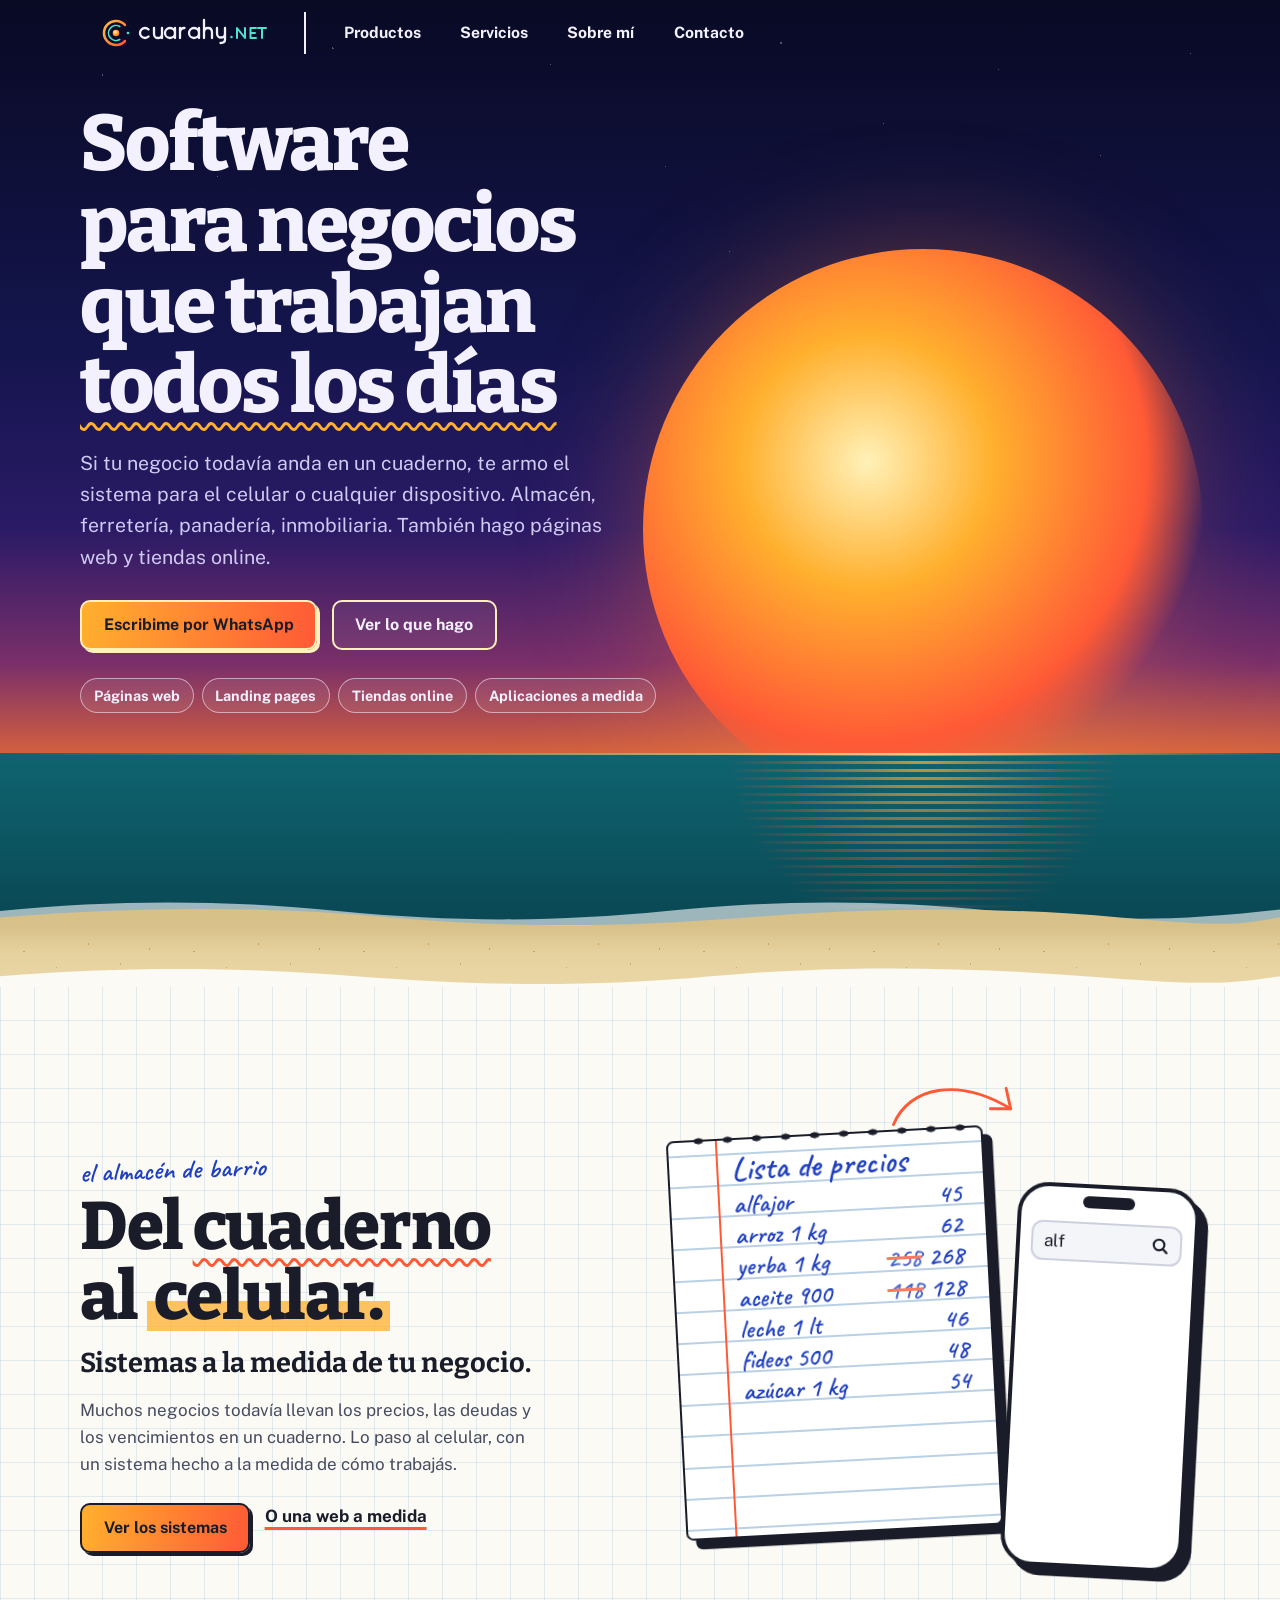
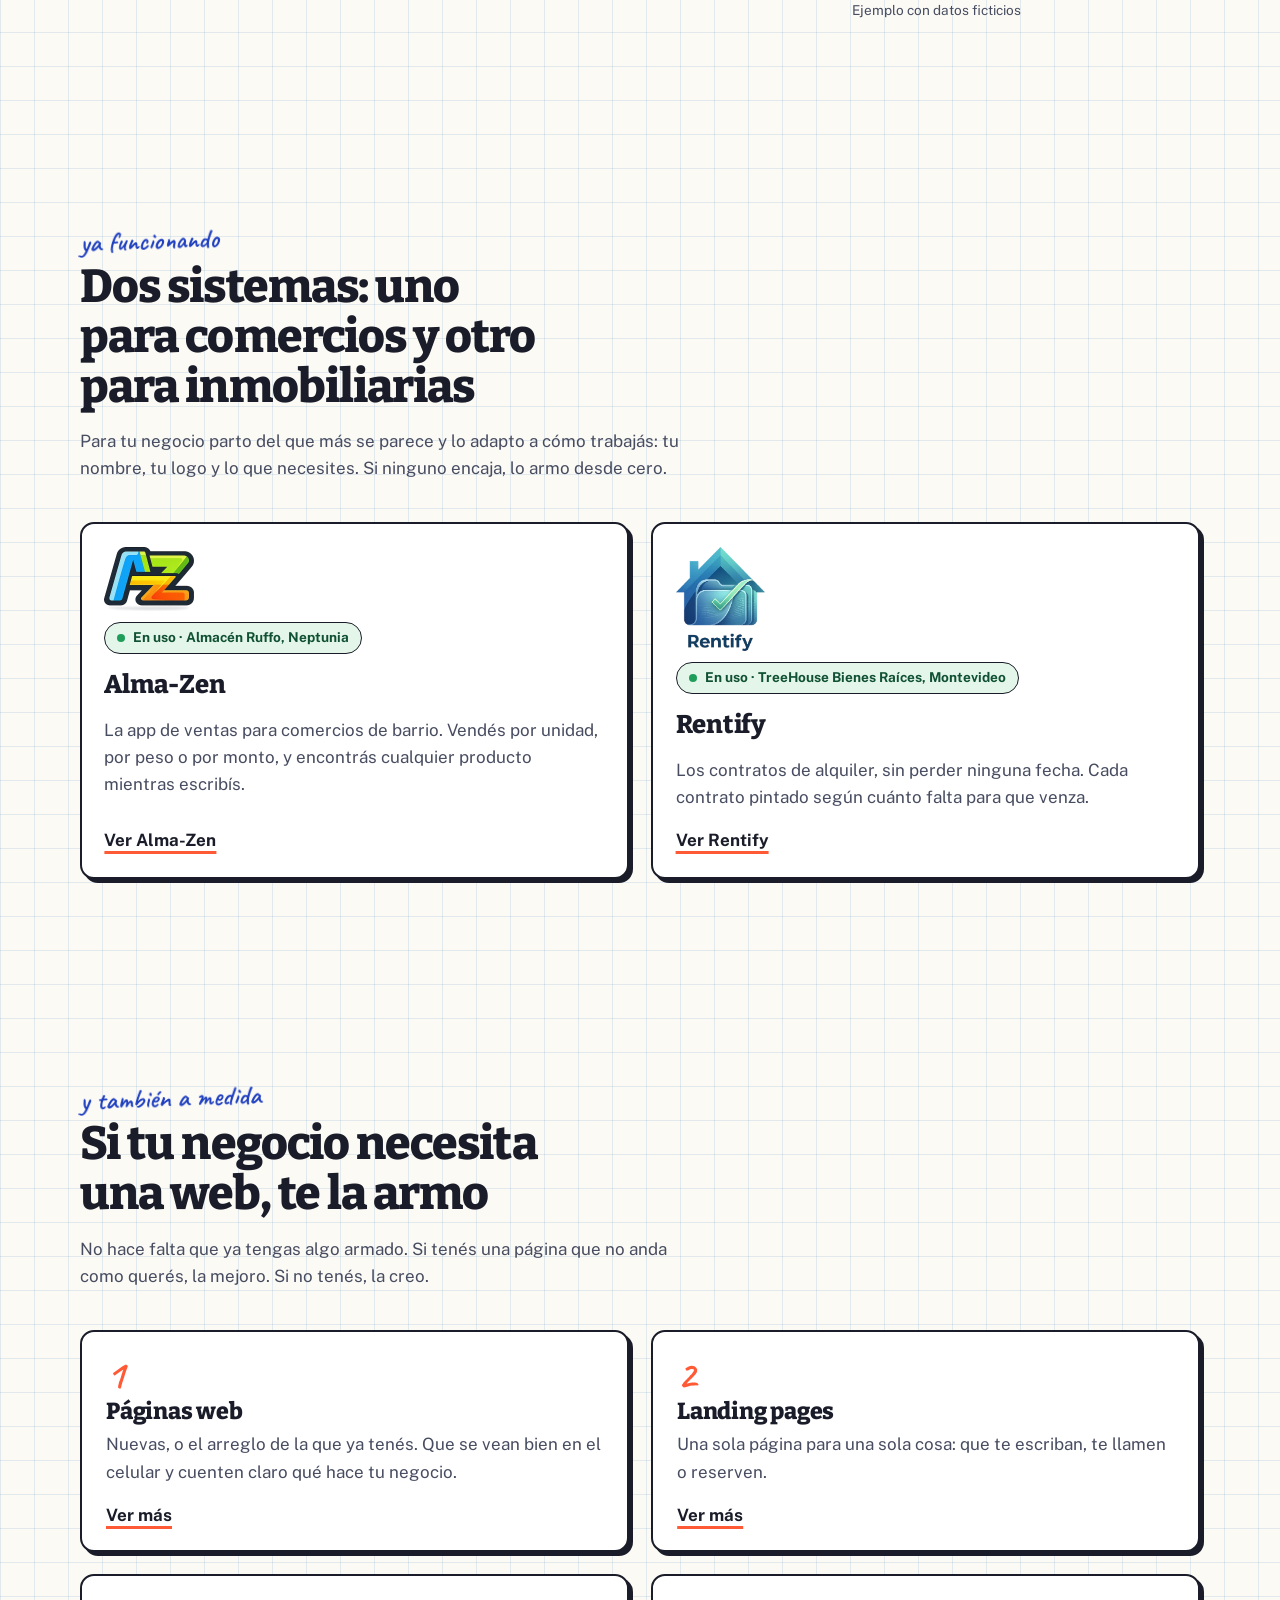
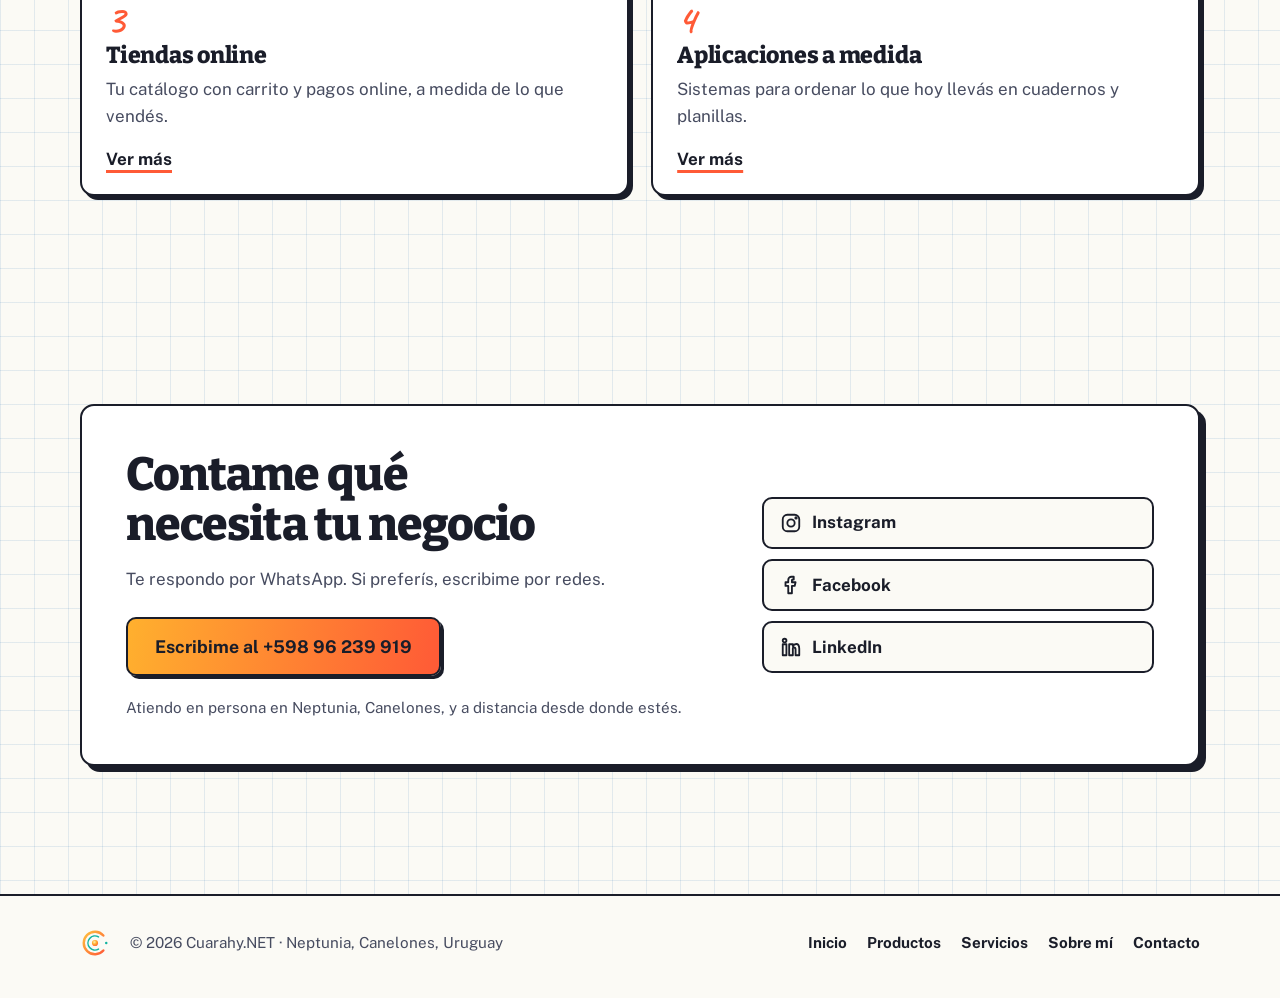
<file: index.html>
<!DOCTYPE html>
<html lang="es">

<head>
  <meta charset="UTF-8">
  <meta name="viewport" content="width=device-width, initial-scale=1">
  <title>Cuarahy.NET | Páginas web y software para negocios en Uruguay</title>
  <meta name="description" content="Sistemas a medida para negocios que llevan todo en un cuaderno, y páginas web, landing pages y tiendas online. Hecho en Neptunia, Canelones, Uruguay.">
  <meta name="theme-color" content="#090A24">
  <link rel="canonical" href="https://cuarahy.net/">
  <meta property="og:site_name" content="Cuarahy.NET">
  <meta property="og:url" content="https://cuarahy.net/">
  <meta property="og:image" content="https://cuarahy.net/img/og.png">
  <meta property="og:image:width" content="1200">
  <meta property="og:image:height" content="630">
  <meta property="og:image:alt" content="Cuarahy.NET: software para negocios que trabajan todos los días">
  <meta name="twitter:card" content="summary_large_image">
  <meta property="og:type" content="website">
  <meta property="og:title" content="Cuarahy.NET | Páginas web y software para negocios en Uruguay">
  <meta property="og:description" content="Sistemas a medida para negocios que llevan todo en un cuaderno, y páginas web, landing pages y tiendas online. Hecho en Neptunia, Canelones, Uruguay.">
  <meta property="og:locale" content="es_UY">
  <link rel="icon" href="/favicon.ico" sizes="32x32">
  <link rel="icon" href="img/favicon.svg" type="image/svg+xml">
  <link rel="preload" href="fonts/bitter-latin-800-normal.woff2" as="font" type="font/woff2" crossorigin>
  <link rel="preload" href="fonts/public-sans-latin-400-normal.woff2" as="font" type="font/woff2" crossorigin>
  <script>document.documentElement.classList.add('js')</script>
  <link rel="stylesheet" href="css/style.css">
  <script type="application/ld+json">
{
  "@context": "https://schema.org",
  "@graph": [
    {
      "@type": "Organization",
      "@id": "https://cuarahy.net/#empresa",
      "name": "Cuarahy.NET",
      "url": "https://cuarahy.net/",
      "logo": "https://cuarahy.net/img/logo-512.png",
      "description": "Sistemas a medida para negocios que llevan todo en un cuaderno, y páginas web, landing pages y tiendas online para negocios de Uruguay.",
      "telephone": "+59896239919",
      "address": {
        "@type": "PostalAddress",
        "addressLocality": "Neptunia",
        "addressRegion": "Canelones",
        "addressCountry": "UY"
      },
      "founder": {
        "@type": "Person",
        "name": "Gabriel Solari"
      },
      "areaServed": {
        "@type": "Country",
        "name": "Uruguay"
      },
      "hasOfferCatalog": {
        "@type": "OfferCatalog",
        "name": "Servicios",
        "itemListElement": [
          {
            "@type": "Offer",
            "itemOffered": {
              "@type": "Service",
              "name": "Páginas web"
            }
          },
          {
            "@type": "Offer",
            "itemOffered": {
              "@type": "Service",
              "name": "Landing pages"
            }
          },
          {
            "@type": "Offer",
            "itemOffered": {
              "@type": "Service",
              "name": "Tiendas online"
            }
          },
          {
            "@type": "Offer",
            "itemOffered": {
              "@type": "Service",
              "name": "Aplicaciones a medida para negocios"
            }
          }
        ]
      }
    },
    {
      "@type": "WebSite",
      "@id": "https://cuarahy.net/#web",
      "url": "https://cuarahy.net/",
      "name": "Cuarahy.NET",
      "inLanguage": "es-UY",
      "publisher": {
        "@id": "https://cuarahy.net/#empresa"
      }
    }
  ]
}
  </script>
</head>

<body>
  <a class="saltar" href="#contenido">Saltar al contenido</a>

  <header class="cab sobre-noche" id="cab">
    <div class="cab-in">
      <a class="cab-logo" href="/" aria-label="Cuarahy.NET, ir al inicio">
        <svg viewBox="0 0 336 64" width="168" height="32" role="img" aria-label="Cuarahy.NET">
          <defs>
            <linearGradient id="lg-sol" x1="0" y1="0" x2="1" y2="1"><stop offset="0" stop-color="#FFC23D"/><stop offset="1" stop-color="#FF5A36"/></linearGradient>
            <radialGradient id="lg-nucleo" cx=".4" cy=".35" r=".75"><stop offset="0" stop-color="#FFF1B8"/><stop offset=".45" stop-color="#FFB02E"/><stop offset="1" stop-color="#FF5A36"/></radialGradient>
          </defs>
          <path d="M49.83 15.94A24 24 0 1 0 49.83 48.06" fill="none" stroke="url(#lg-sol)" stroke-width="5.2" stroke-linecap="round"/>
          <path class="lg-aro2" d="M39.5 19.01A15 15 0 1 0 39.5 44.99" fill="none" stroke-width="3.2" stroke-linecap="round"/>
          <circle cx="32" cy="32" r="6.6" fill="url(#lg-nucleo)"/>
          <circle class="lg-punto" cx="56" cy="32" r="2.7"/>
          <g transform="translate(76 -2)" fill="none" stroke="currentColor" stroke-width="4.6" stroke-linecap="round" stroke-linejoin="round">
            <path d="M21.07 26.93A10 10 0 1 0 21.07 41.07"/>
            <path d="M32 24V36A8 8 0 0 0 48 36M48 24V44"/>
            <path d="M54 34A10 10 0 1 0 74 34A10 10 0 1 0 54 34M74 24V44"/>
            <path d="M84 24V44M84 33C84 27 87 24 93 24"/>
            <path d="M102 34A10 10 0 1 0 122 34A10 10 0 1 0 102 34M122 24V44"/>
            <path d="M132 8V44M132 33C132 27 135 24 140 24C145 24 148 27 148 33V44"/>
            <path d="M158 24V35A8 8 0 0 0 174 35V24M174 35V47C174 52 171 54 165 54"/>
          </g>
          <g transform="translate(76 -2)">
            <circle class="lg-punto" cx="187" cy="42" r="2.5"/>
            <g class="lg-net" fill="none" stroke-width="4" stroke-linecap="round" stroke-linejoin="round">
              <path d="M198 44V24L214 44V24"/>
              <path d="M236 24H225V44H236M225 34H234"/>
              <path d="M240 24H256M248 24V44"/>
            </g>
          </g>
        </svg>
      </a>
      <nav id="menu" aria-label="Principal"><a href="productos.html">Productos</a><a href="servicios.html">Servicios</a><a href="sobre.html">Sobre mí</a><a href="contacto.html">Contacto</a></nav>
      <button class="menu-btn" type="button" aria-expanded="false" aria-controls="menu" aria-label="Abrir el menú"><span></span><span></span><span></span></button>
    </div>
  </header>

  <main id="contenido">
    <!-- ===== Portada: amanecer sobre el mar de Neptunia ===== -->
    <section class="hero" id="inicio">
      <div class="cielo" aria-hidden="true"></div>
      <div class="estrellas" aria-hidden="true"></div>
      <div class="alba" aria-hidden="true"></div>
      <div class="sol-hero" aria-hidden="true"></div>
      <div class="mar" aria-hidden="true"></div>
      <div class="arena" aria-hidden="true">
        <svg class="espuma" viewBox="0 0 1440 40" preserveAspectRatio="none"><path class="espuma-1" d="M0 20C130 6 250 6 380 20S620 34 750 20 990 6 1120 20 1330 32 1440 18V40H0z"/><path class="espuma-2" d="M0 28C160 14 300 14 440 28S700 40 840 28 1120 14 1260 28 1400 34 1440 28V40H0z"/></svg>
        <svg class="orilla" viewBox="0 0 1440 30" preserveAspectRatio="none"><path d="M0 14C140 2 260 2 400 14S660 28 800 14 1080 2 1220 14 1380 24 1440 14V30H0z"/></svg>
      </div>
      <div class="hero-in">
        <h1>Software para negocios que trabajan <em class="todos">todos los días</em></h1>
        <p class="lede">Si tu negocio todavía anda en un cuaderno, te armo el sistema para el celular o cualquier dispositivo. Almacén, ferretería, panadería, inmobiliaria. También hago páginas web y tiendas online.</p>
        <div class="acciones">
          <a class="sello" href="https://wa.me/59896239919?text=Hola%2C%20vi%20la%20web%20de%20Cuarahy.NET%20y%20quiero%20consultar%20por%20una%20p%C3%A1gina%20web%20o%20un%20sistema%20para%20mi%20negocio." target="_blank" rel="noopener">Escribime por WhatsApp</a>
          <a class="sello sello-borde" href="#cuaderno">Ver lo que hago</a>
        </div>
        <ul class="chips" aria-label="Servicios">
          <li><a href="servicios.html#web">Páginas web</a></li>
          <li><a href="servicios.html#landing">Landing pages</a></li>
          <li><a href="servicios.html#tienda">Tiendas online</a></li>
          <li><a href="servicios.html#app">Aplicaciones a medida</a></li>
        </ul>
      </div>
    </section>

    <!-- ===== Del cuaderno al celular ===== -->
    <section class="seccion cuaderno" id="cuaderno">
      <div class="seccion-in dos-col">
        <div class="texto">
          <span class="nota-mano">el almacén de barrio</span>
          <h2>Del <em class="marca-cuaderno">cuaderno</em> al <em class="marca-celular">celular.</em></h2>
          <p class="sub">Sistemas a la medida de tu negocio.</p>
          <p>Muchos negocios todavía llevan los precios, las deudas y los vencimientos en un cuaderno. Lo paso al celular, con un sistema hecho a la medida de cómo trabajás.</p>
          <div class="acciones">
            <a class="sello" href="productos.html">Ver los sistemas</a>
            <a class="enlace" href="servicios.html">O una web a medida</a>
          </div>
        </div>
        <figure class="stage" role="img" aria-label="Una hoja de cuaderno con una lista de productos y precios escrita a mano y, al lado, la lista en un celular con el buscador de Alma-Zen. Ejemplo con datos ficticios.">
          <div class="stage-in" aria-hidden="true">
            <div class="hoja">
              <span class="espiral"></span>
              <p class="hoja-titulo" style="--i:0">Lista de precios</p>
              <ul class="renglones">
                <li style="--i:1"><span>alfajor</span><i>45</i></li>
                <li style="--i:2"><span>arroz 1 kg</span><i>62</i></li>
                <li style="--i:3"><span>yerba 1 kg</span><i><s>258</s> 268</i></li>
                <li style="--i:4"><span>aceite 900</span><i><s>118</s> 128</i></li>
                <li style="--i:5"><span>leche 1 lt</span><i>46</i></li>
                <li style="--i:6"><span>fideos 500</span><i>48</i></li>
                <li style="--i:7"><span>azúcar 1 kg</span><i>54</i></li>
              </ul>
            </div>

            <svg class="flecha" viewBox="0 0 120 56">
              <path d="M4 44C18 10 62 2 108 30"/>
              <path d="M90 30L108 30L104 12"/>
            </svg>

            <div class="cel">
              <div class="cel-buscar"><span>alf</span>
                <svg viewBox="0 0 24 24" fill="none" stroke="currentColor" stroke-width="2.6" stroke-linecap="round"><circle cx="11" cy="11" r="6.5"/><path d="M16 16l4.5 4.5"/></svg>
              </div>
              <ul class="cel-lista">
                <li><span>Alfajor triple <small>70 gr</small></span><b>$ 45</b></li>
                <li><span>Alfajor de maicena <small>6 unidades</small></span><b>$ 120</b></li>
              </ul>
            </div>
          </div>
          <figcaption>Ejemplo con datos ficticios</figcaption>
        </figure>
      </div>
    </section>

    <!-- ===== Productos (resumen) ===== -->
    <section class="seccion" id="productos">
      <div class="seccion-in">
        <span class="nota-mano">ya funcionando</span>
        <h2>Dos sistemas: uno para comercios y otro para inmobiliarias</h2>
        <p class="intro">Para tu negocio parto del que más se parece y lo adapto a cómo trabajás: tu nombre, tu logo y lo que necesites. Si ninguno encaja, lo armo desde cero.</p>
        <div class="minis">
          <article class="mini">
            <img src="img/almazen.webp" alt="Alma-Zen" width="360" height="256" loading="lazy">
            <span class="estado">En uso · Almacén Ruffo, Neptunia</span>
            <h3>Alma-Zen</h3>
            <p>La app de ventas para comercios de barrio. Vendés por unidad, por peso o por monto, y encontrás cualquier producto mientras escribís.</p>
            <a class="enlace" href="productos.html#almazen">Ver Alma-Zen</a>
          </article>
          <article class="mini">
            <img class="logo-cliente" src="img/rentify.webp" alt="Rentify" width="300" height="347" loading="lazy">
            <span class="estado">En uso · TreeHouse Bienes Raíces, Montevideo</span>
            <h3>Rentify</h3>
            <p>Los contratos de alquiler, sin perder ninguna fecha. Cada contrato pintado según cuánto falta para que venza.</p>
            <a class="enlace" href="productos.html#rentify">Ver Rentify</a>
          </article>
        </div>
      </div>
    </section>

    <!-- ===== Servicios (resumen) ===== -->
    <section class="seccion" id="servicios">
      <div class="seccion-in">
        <span class="nota-mano">y también a medida</span>
        <h2>Si tu negocio necesita una web, te la armo</h2>
        <p class="intro">No hace falta que ya tengas algo armado. Si tenés una página que no anda como querés, la mejoro. Si no tenés, la creo.</p>
        <ol class="servicios">
          <li class="servicio"><span class="num" aria-hidden="true">1</span><h3>Páginas web</h3><p>Nuevas, o el arreglo de la que ya tenés. Que se vean bien en el celular y cuenten claro qué hace tu negocio.</p><a class="enlace" href="servicios.html#web">Ver más</a></li>
          <li class="servicio"><span class="num" aria-hidden="true">2</span><h3>Landing pages</h3><p>Una sola página para una sola cosa: que te escriban, te llamen o reserven.</p><a class="enlace" href="servicios.html#landing">Ver más</a></li>
          <li class="servicio"><span class="num" aria-hidden="true">3</span><h3>Tiendas online</h3><p>Tu catálogo con carrito y pagos online, a medida de lo que vendés.</p><a class="enlace" href="servicios.html#tienda">Ver más</a></li>
          <li class="servicio"><span class="num" aria-hidden="true">4</span><h3>Aplicaciones a medida</h3><p>Sistemas para ordenar lo que hoy llevás en cuadernos y planillas.</p><a class="enlace" href="servicios.html#app">Ver más</a></li>
        </ol>
      </div>
    </section>

    <!-- ===== Contacto ===== -->
    <section class="seccion" id="contacto">
      <div class="seccion-in">
        <div class="contacto-caja">
          <div>
            <h2>Contame qué necesita tu negocio</h2>
            <p class="intro">Te respondo por WhatsApp. Si preferís, escribime por redes.</p>
            <a class="sello sello-grande" href="https://wa.me/59896239919?text=Hola%2C%20vi%20la%20web%20de%20Cuarahy.NET%20y%20quiero%20consultar%20por%20una%20p%C3%A1gina%20web%20o%20un%20sistema%20para%20mi%20negocio." target="_blank" rel="noopener">Escribime al +598 96 239 919</a>
            <p class="lugar">Atiendo en persona en Neptunia, Canelones, y a distancia desde donde estés.</p>
          </div>
          <ul class="redes">
            <li><a href="https://www.instagram.com/solarigabriel/" target="_blank" rel="noopener"><svg viewBox="0 0 24 24" width="22" height="22" fill="none" stroke="currentColor" stroke-width="2" stroke-linecap="round" stroke-linejoin="round" aria-hidden="true"><rect x="3" y="3" width="18" height="18" rx="5"/><circle cx="12" cy="12" r="4"/><circle cx="17.5" cy="6.5" r=".8" fill="currentColor"/></svg> Instagram</a></li>
            <li><a href="https://www.facebook.com/Gabriel.Solari.560" target="_blank" rel="noopener"><svg viewBox="0 0 24 24" width="22" height="22" fill="none" stroke="currentColor" stroke-width="2" stroke-linecap="round" stroke-linejoin="round" aria-hidden="true"><path d="M15 3h-2.5A3.5 3.5 0 0 0 9 6.5V9H6v4h3v8h4v-8h3l1-4h-4V6.7c0-.4.3-.7.7-.7H15z"/></svg> Facebook</a></li>
            <li><a href="https://www.linkedin.com/in/gabriel-solari-490939278/" target="_blank" rel="noopener"><svg viewBox="0 0 24 24" width="22" height="22" fill="none" stroke="currentColor" stroke-width="2" stroke-linecap="round" stroke-linejoin="round" aria-hidden="true"><rect x="3" y="9" width="4" height="12"/><circle cx="5" cy="5" r="2"/><path d="M10 9h4v2c.6-1.3 2-2.3 3.8-2.3C21 8.7 21 11.5 21 14v7h-4v-6c0-1.4-.3-2.5-1.8-2.5S14 13.7 14 15v6h-4z"/></svg> LinkedIn</a></li>
          </ul>
        </div>
      </div>
    </section>

  </main>

  <footer class="pie">
    <div class="pie-in">
      <img src="img/logo-mark.svg" alt="" width="30" height="30">
      <p>© 2026 Cuarahy.NET · Neptunia, Canelones, Uruguay</p>
      <nav aria-label="Pie de página"><a href="/">Inicio</a><a href="productos.html">Productos</a><a href="servicios.html">Servicios</a><a href="sobre.html">Sobre mí</a><a href="contacto.html">Contacto</a></nav>
    </div>
  </footer>

  <a class="fab" href="https://wa.me/59896239919?text=Hola%2C%20vi%20la%20web%20de%20Cuarahy.NET%20y%20quiero%20consultar%20por%20una%20p%C3%A1gina%20web%20o%20un%20sistema%20para%20mi%20negocio." target="_blank" rel="noopener" aria-label="Escribime por WhatsApp">
    <svg viewBox="0 0 24 24" width="28" height="28" fill="none" stroke="currentColor" stroke-width="2" stroke-linecap="round" stroke-linejoin="round" aria-hidden="true"><path d="M21 11.5a8.5 8.5 0 0 1-12.6 7.4L3 20.5l1.7-5A8.5 8.5 0 1 1 21 11.5z"/><path d="M9 8.5c.3 3 2.6 5.3 5.5 6 .6.1 1.3-.5 1.5-1.1l-1.7-1-1 .6c-.9-.4-1.6-1.1-2-2l.6-1-1-1.7c-.6.2-1.2.8-1.1 1.4z"/></svg>
  </a>

  <script src="js/main.js" defer></script>
</body>

</html>
</file>
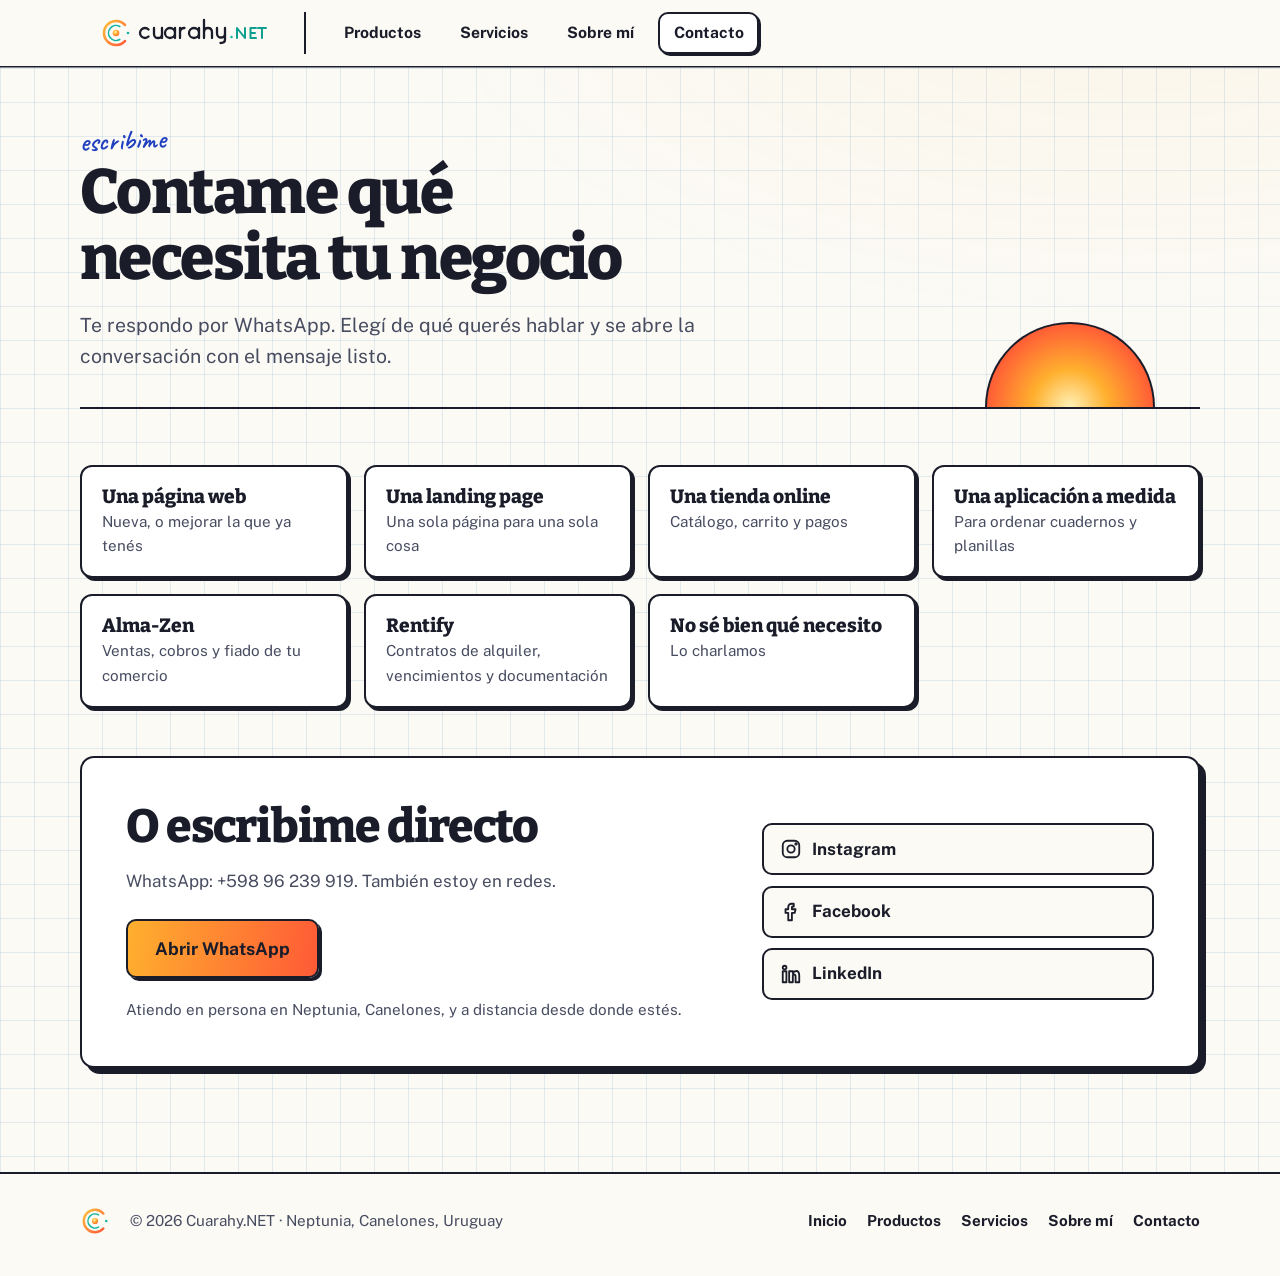
<file: contacto.html>
<!DOCTYPE html>
<html lang="es">

<head>
  <meta charset="UTF-8">
  <meta name="viewport" content="width=device-width, initial-scale=1">
  <title>Contacto: páginas web y software a medida | Cuarahy.NET</title>
  <meta name="description" content="Escribime por WhatsApp: páginas web, landing pages, tiendas online, aplicaciones a medida, Alma-Zen o Rentify.">
  <meta name="theme-color" content="#FBFAF5">
  <link rel="canonical" href="https://cuarahy.net/contacto.html">
  <meta property="og:site_name" content="Cuarahy.NET">
  <meta property="og:url" content="https://cuarahy.net/contacto.html">
  <meta property="og:image" content="https://cuarahy.net/img/og.png">
  <meta property="og:image:width" content="1200">
  <meta property="og:image:height" content="630">
  <meta property="og:image:alt" content="Cuarahy.NET: software para negocios que trabajan todos los días">
  <meta name="twitter:card" content="summary_large_image">
  <meta property="og:type" content="website">
  <meta property="og:title" content="Contacto: páginas web y software a medida | Cuarahy.NET">
  <meta property="og:description" content="Escribime por WhatsApp: páginas web, landing pages, tiendas online, aplicaciones a medida, Alma-Zen o Rentify.">
  <meta property="og:locale" content="es_UY">
  <link rel="icon" href="/favicon.ico" sizes="32x32">
  <link rel="icon" href="img/favicon.svg" type="image/svg+xml">
  <link rel="preload" href="fonts/bitter-latin-800-normal.woff2" as="font" type="font/woff2" crossorigin>
  <link rel="preload" href="fonts/public-sans-latin-400-normal.woff2" as="font" type="font/woff2" crossorigin>
  <script>document.documentElement.classList.add('js')</script>
  <link rel="stylesheet" href="css/style.css">
</head>

<body>
  <a class="saltar" href="#contenido">Saltar al contenido</a>

  <header class="cab scrolled" id="cab">
    <div class="cab-in">
      <a class="cab-logo" href="/" aria-label="Cuarahy.NET, ir al inicio">
        <svg viewBox="0 0 336 64" width="168" height="32" role="img" aria-label="Cuarahy.NET">
          <defs>
            <linearGradient id="lg-sol" x1="0" y1="0" x2="1" y2="1"><stop offset="0" stop-color="#FFC23D"/><stop offset="1" stop-color="#FF5A36"/></linearGradient>
            <radialGradient id="lg-nucleo" cx=".4" cy=".35" r=".75"><stop offset="0" stop-color="#FFF1B8"/><stop offset=".45" stop-color="#FFB02E"/><stop offset="1" stop-color="#FF5A36"/></radialGradient>
          </defs>
          <path d="M49.83 15.94A24 24 0 1 0 49.83 48.06" fill="none" stroke="url(#lg-sol)" stroke-width="5.2" stroke-linecap="round"/>
          <path class="lg-aro2" d="M39.5 19.01A15 15 0 1 0 39.5 44.99" fill="none" stroke-width="3.2" stroke-linecap="round"/>
          <circle cx="32" cy="32" r="6.6" fill="url(#lg-nucleo)"/>
          <circle class="lg-punto" cx="56" cy="32" r="2.7"/>
          <g transform="translate(76 -2)" fill="none" stroke="currentColor" stroke-width="4.6" stroke-linecap="round" stroke-linejoin="round">
            <path d="M21.07 26.93A10 10 0 1 0 21.07 41.07"/>
            <path d="M32 24V36A8 8 0 0 0 48 36M48 24V44"/>
            <path d="M54 34A10 10 0 1 0 74 34A10 10 0 1 0 54 34M74 24V44"/>
            <path d="M84 24V44M84 33C84 27 87 24 93 24"/>
            <path d="M102 34A10 10 0 1 0 122 34A10 10 0 1 0 102 34M122 24V44"/>
            <path d="M132 8V44M132 33C132 27 135 24 140 24C145 24 148 27 148 33V44"/>
            <path d="M158 24V35A8 8 0 0 0 174 35V24M174 35V47C174 52 171 54 165 54"/>
          </g>
          <g transform="translate(76 -2)">
            <circle class="lg-punto" cx="187" cy="42" r="2.5"/>
            <g class="lg-net" fill="none" stroke-width="4" stroke-linecap="round" stroke-linejoin="round">
              <path d="M198 44V24L214 44V24"/>
              <path d="M236 24H225V44H236M225 34H234"/>
              <path d="M240 24H256M248 24V44"/>
            </g>
          </g>
        </svg>
      </a>
      <nav id="menu" aria-label="Principal"><a href="productos.html">Productos</a><a href="servicios.html">Servicios</a><a href="sobre.html">Sobre mí</a><a href="contacto.html" aria-current="page">Contacto</a></nav>
      <button class="menu-btn" type="button" aria-expanded="false" aria-controls="menu" aria-label="Abrir el menú"><span></span><span></span><span></span></button>
    </div>
  </header>

  <main id="contenido">
    <section class="pagina-cab">
      <div class="pagina-cab-in">
        <span class="nota-mano">escribime</span>
        <h1>Contame qué necesita tu negocio</h1>
        <p class="lede">Te respondo por WhatsApp. Elegí de qué querés hablar y se abre la conversación con el mensaje listo.</p>
      </div>
    </section>

    <section class="seccion">
      <div class="seccion-in">
        <ul class="motivos">
          <li><a class="motivo" href="https://wa.me/59896239919?text=Hola%2C%20quiero%20consultar%20por%20una%20p%C3%A1gina%20web%20%28nueva%20o%20para%20mejorar%20la%20que%20tengo%29." target="_blank" rel="noopener"><strong>Una página web</strong><span>Nueva, o mejorar la que ya tenés</span></a></li>
          <li><a class="motivo" href="https://wa.me/59896239919?text=Hola%2C%20quiero%20consultar%20por%20una%20landing%20page." target="_blank" rel="noopener"><strong>Una landing page</strong><span>Una sola página para una sola cosa</span></a></li>
          <li><a class="motivo" href="https://wa.me/59896239919?text=Hola%2C%20quiero%20consultar%20por%20una%20tienda%20online." target="_blank" rel="noopener"><strong>Una tienda online</strong><span>Catálogo, carrito y pagos</span></a></li>
          <li><a class="motivo" href="https://wa.me/59896239919?text=Hola%2C%20quiero%20consultar%20por%20una%20aplicaci%C3%B3n%20a%20medida%20para%20mi%20negocio." target="_blank" rel="noopener"><strong>Una aplicación a medida</strong><span>Para ordenar cuadernos y planillas</span></a></li>
          <li><a class="motivo" href="https://wa.me/59896239919?text=Hola%2C%20quiero%20consultar%20por%20Alma-Zen." target="_blank" rel="noopener"><strong>Alma-Zen</strong><span>Ventas, cobros y fiado de tu comercio</span></a></li>
          <li><a class="motivo" href="https://wa.me/59896239919?text=Hola%2C%20quiero%20consultar%20por%20Rentify." target="_blank" rel="noopener"><strong>Rentify</strong><span>Contratos de alquiler, vencimientos y documentación</span></a></li>
          <li><a class="motivo" href="https://wa.me/59896239919?text=Hola%2C%20vi%20la%20web%20de%20Cuarahy.NET%20y%20no%20s%C3%A9%20bien%20qu%C3%A9%20necesita%20mi%20negocio.%20%C2%BFPodemos%20hablar%3F" target="_blank" rel="noopener"><strong>No sé bien qué necesito</strong><span>Lo charlamos</span></a></li>
        </ul>

        <div class="contacto-caja contacto-pag">
          <div>
            <h2>O escribime directo</h2>
            <p class="intro">WhatsApp: +598 96 239 919. También estoy en redes.</p>
            <a class="sello sello-grande" href="https://wa.me/59896239919?text=Hola%2C%20vi%20la%20web%20de%20Cuarahy.NET%20y%20quiero%20consultar%20por%20una%20p%C3%A1gina%20web%20o%20un%20sistema%20para%20mi%20negocio." target="_blank" rel="noopener">Abrir WhatsApp</a>
            <p class="lugar">Atiendo en persona en Neptunia, Canelones, y a distancia desde donde estés.</p>
          </div>
          <ul class="redes">
            <li><a href="https://www.instagram.com/solarigabriel/" target="_blank" rel="noopener"><svg viewBox="0 0 24 24" width="22" height="22" fill="none" stroke="currentColor" stroke-width="2" stroke-linecap="round" stroke-linejoin="round" aria-hidden="true"><rect x="3" y="3" width="18" height="18" rx="5"/><circle cx="12" cy="12" r="4"/><circle cx="17.5" cy="6.5" r=".8" fill="currentColor"/></svg> Instagram</a></li>
            <li><a href="https://www.facebook.com/Gabriel.Solari.560" target="_blank" rel="noopener"><svg viewBox="0 0 24 24" width="22" height="22" fill="none" stroke="currentColor" stroke-width="2" stroke-linecap="round" stroke-linejoin="round" aria-hidden="true"><path d="M15 3h-2.5A3.5 3.5 0 0 0 9 6.5V9H6v4h3v8h4v-8h3l1-4h-4V6.7c0-.4.3-.7.7-.7H15z"/></svg> Facebook</a></li>
            <li><a href="https://www.linkedin.com/in/gabriel-solari-490939278/" target="_blank" rel="noopener"><svg viewBox="0 0 24 24" width="22" height="22" fill="none" stroke="currentColor" stroke-width="2" stroke-linecap="round" stroke-linejoin="round" aria-hidden="true"><rect x="3" y="9" width="4" height="12"/><circle cx="5" cy="5" r="2"/><path d="M10 9h4v2c.6-1.3 2-2.3 3.8-2.3C21 8.7 21 11.5 21 14v7h-4v-6c0-1.4-.3-2.5-1.8-2.5S14 13.7 14 15v6h-4z"/></svg> LinkedIn</a></li>
          </ul>
        </div>
      </div>
    </section>

  </main>

  <footer class="pie">
    <div class="pie-in">
      <img src="img/logo-mark.svg" alt="" width="30" height="30">
      <p>© 2026 Cuarahy.NET · Neptunia, Canelones, Uruguay</p>
      <nav aria-label="Pie de página"><a href="/">Inicio</a><a href="productos.html">Productos</a><a href="servicios.html">Servicios</a><a href="sobre.html">Sobre mí</a><a href="contacto.html">Contacto</a></nav>
    </div>
  </footer>

  <a class="fab" href="https://wa.me/59896239919?text=Hola%2C%20vi%20la%20web%20de%20Cuarahy.NET%20y%20quiero%20consultar%20por%20una%20p%C3%A1gina%20web%20o%20un%20sistema%20para%20mi%20negocio." target="_blank" rel="noopener" aria-label="Escribime por WhatsApp">
    <svg viewBox="0 0 24 24" width="28" height="28" fill="none" stroke="currentColor" stroke-width="2" stroke-linecap="round" stroke-linejoin="round" aria-hidden="true"><path d="M21 11.5a8.5 8.5 0 0 1-12.6 7.4L3 20.5l1.7-5A8.5 8.5 0 1 1 21 11.5z"/><path d="M9 8.5c.3 3 2.6 5.3 5.5 6 .6.1 1.3-.5 1.5-1.1l-1.7-1-1 .6c-.9-.4-1.6-1.1-2-2l.6-1-1-1.7c-.6.2-1.2.8-1.1 1.4z"/></svg>
  </a>

  <script src="js/main.js" defer></script>
</body>

</html>
</file>
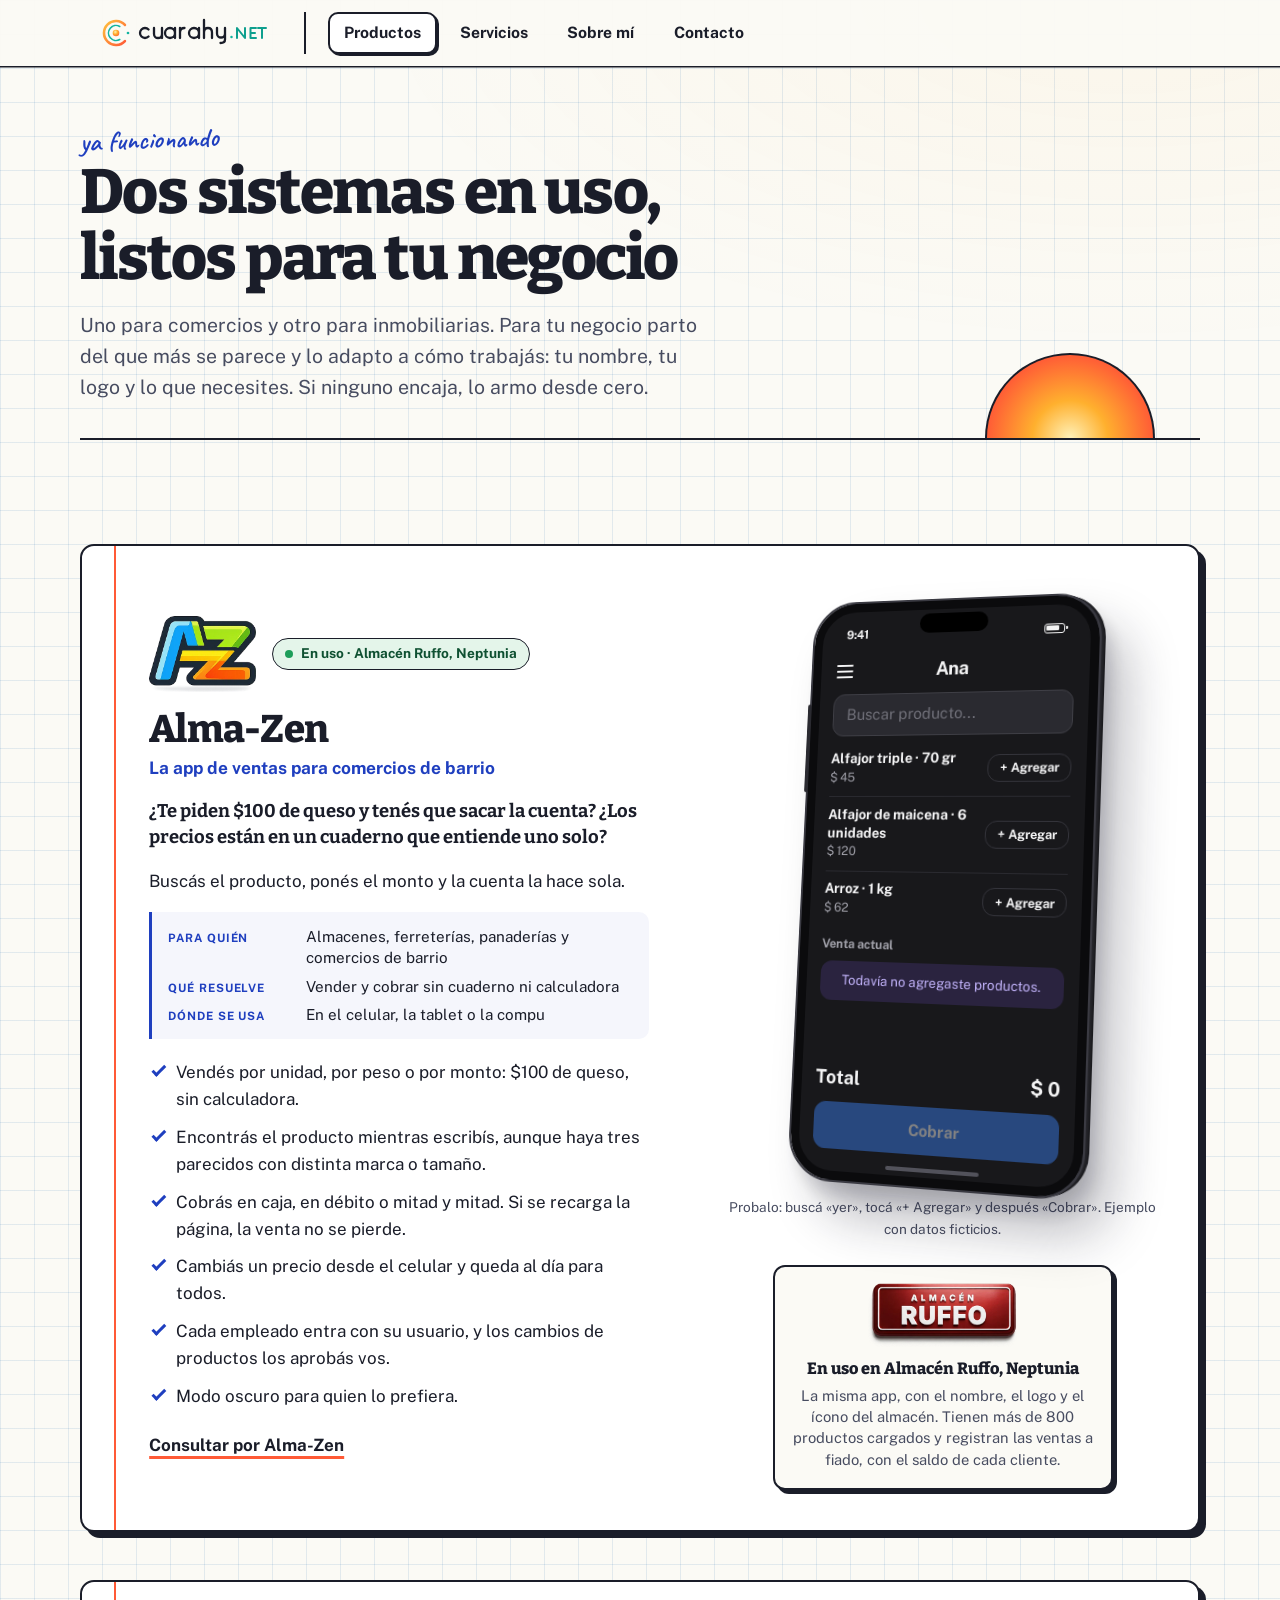
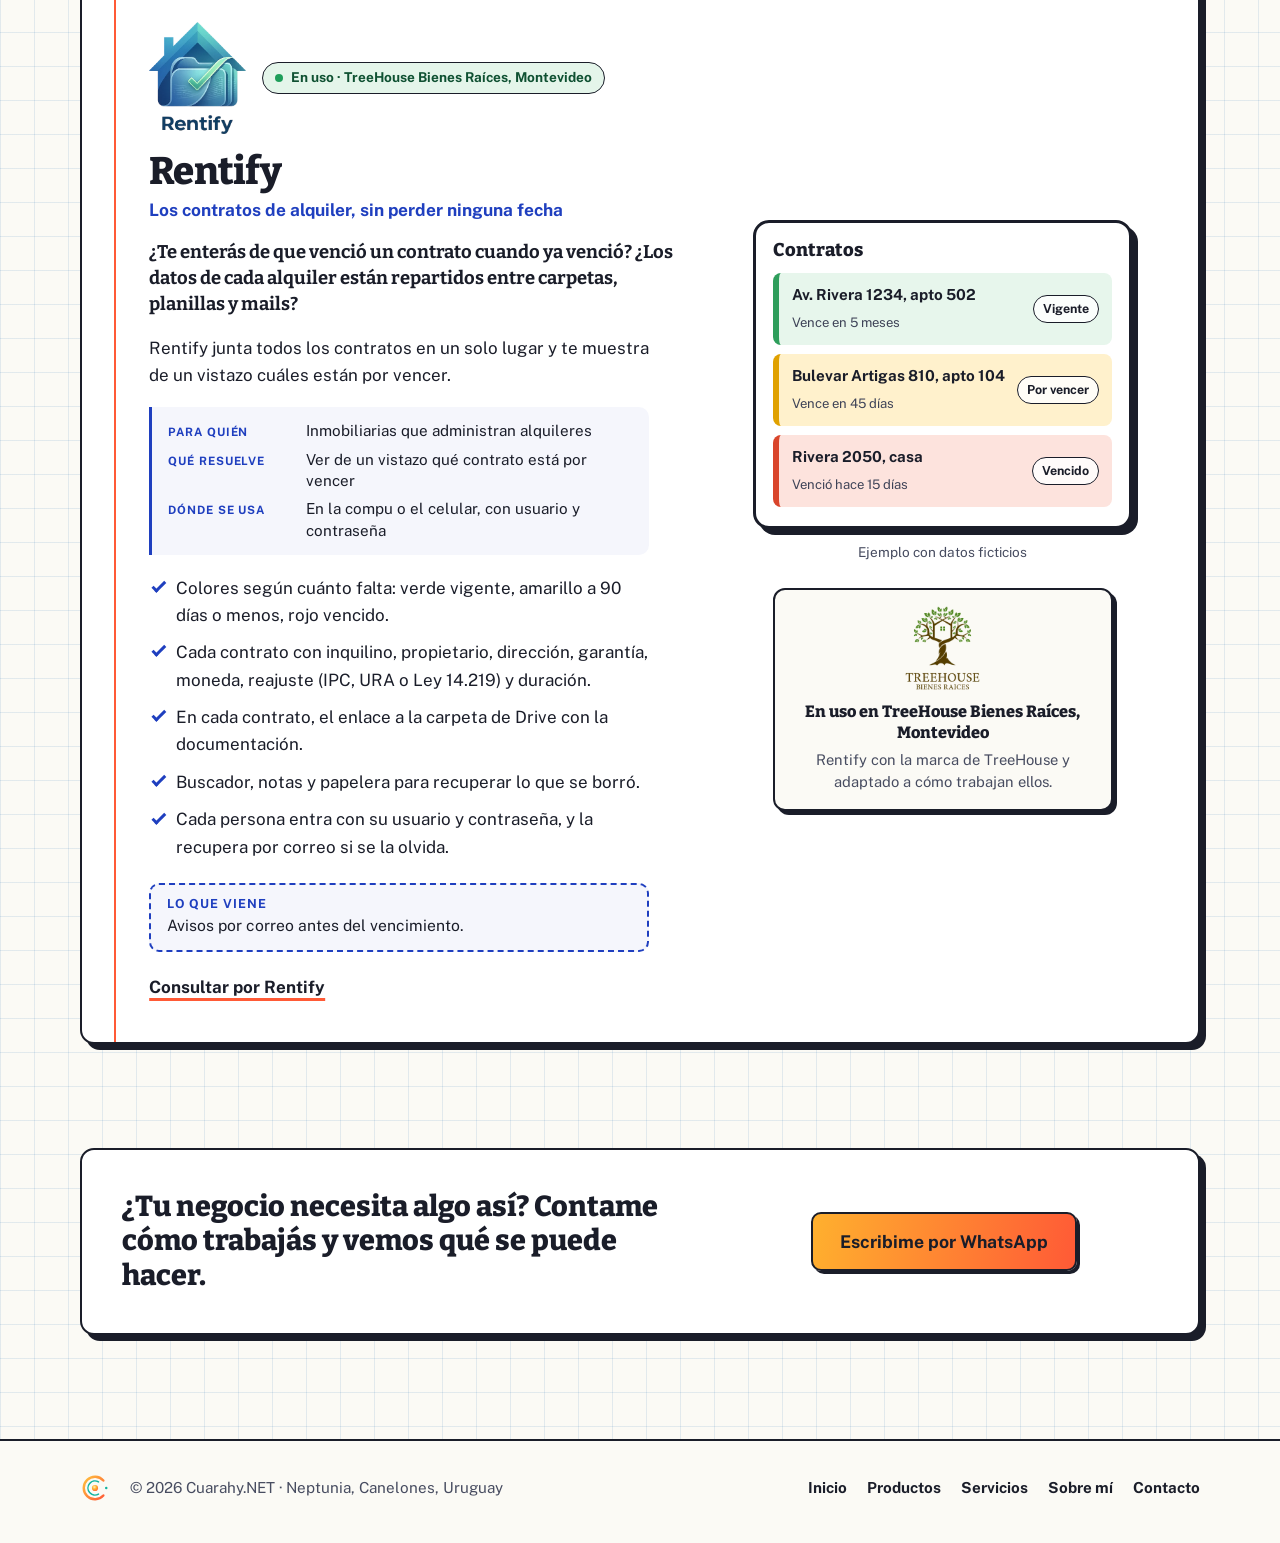
<file: productos.html>
<!DOCTYPE html>
<html lang="es">

<head>
  <meta charset="UTF-8">
  <meta name="viewport" content="width=device-width, initial-scale=1">
  <title>Software a medida para negocios: casos reales | Cuarahy.NET</title>
  <meta name="description" content="Alma-Zen, la app de ventas para comercios de barrio, y Rentify, el control de vencimientos de contratos para inmobiliarias. En uso en Almacén Ruffo y TreeHouse Bienes Raíces. Hechos en Uruguay.">
  <meta name="theme-color" content="#FBFAF5">
  <link rel="canonical" href="https://cuarahy.net/productos.html">
  <meta property="og:site_name" content="Cuarahy.NET">
  <meta property="og:url" content="https://cuarahy.net/productos.html">
  <meta property="og:image" content="https://cuarahy.net/img/og.png">
  <meta property="og:image:width" content="1200">
  <meta property="og:image:height" content="630">
  <meta property="og:image:alt" content="Cuarahy.NET: software para negocios que trabajan todos los días">
  <meta name="twitter:card" content="summary_large_image">
  <meta property="og:type" content="website">
  <meta property="og:title" content="Software a medida para negocios: casos reales | Cuarahy.NET">
  <meta property="og:description" content="Alma-Zen, la app de ventas para comercios de barrio, y Rentify, el control de vencimientos de contratos para inmobiliarias. En uso en Almacén Ruffo y TreeHouse Bienes Raíces. Hechos en Uruguay.">
  <meta property="og:locale" content="es_UY">
  <link rel="icon" href="/favicon.ico" sizes="32x32">
  <link rel="icon" href="img/favicon.svg" type="image/svg+xml">
  <link rel="preload" href="fonts/bitter-latin-800-normal.woff2" as="font" type="font/woff2" crossorigin>
  <link rel="preload" href="fonts/public-sans-latin-400-normal.woff2" as="font" type="font/woff2" crossorigin>
  <script>document.documentElement.classList.add('js')</script>
  <link rel="stylesheet" href="css/style.css">
  <script type="application/ld+json">
{
  "@context": "https://schema.org",
  "@graph": [
    {
      "@type": "SoftwareApplication",
      "name": "Alma-Zen",
      "applicationCategory": "BusinessApplication",
      "operatingSystem": "Web, celular",
      "description": "App web para el celular, la tablet o la compu que registra productos y ventas de un comercio de barrio. En uso en Almacén Ruffo, Neptunia.",
      "creator": {
        "@type": "Organization",
        "name": "Cuarahy.NET",
        "url": "https://cuarahy.net/"
      },
      "inLanguage": "es"
    },
    {
      "@type": "SoftwareApplication",
      "name": "Rentify",
      "applicationCategory": "BusinessApplication",
      "operatingSystem": "Web",
      "description": "Sistema para que una inmobiliaria controle los vencimientos de sus contratos de alquiler. En uso en TreeHouse Bienes Raíces, Montevideo.",
      "creator": {
        "@type": "Organization",
        "name": "Cuarahy.NET",
        "url": "https://cuarahy.net/"
      },
      "inLanguage": "es"
    }
  ]
}
  </script>
</head>

<body>
  <a class="saltar" href="#contenido">Saltar al contenido</a>

  <header class="cab scrolled" id="cab">
    <div class="cab-in">
      <a class="cab-logo" href="/" aria-label="Cuarahy.NET, ir al inicio">
        <svg viewBox="0 0 336 64" width="168" height="32" role="img" aria-label="Cuarahy.NET">
          <defs>
            <linearGradient id="lg-sol" x1="0" y1="0" x2="1" y2="1"><stop offset="0" stop-color="#FFC23D"/><stop offset="1" stop-color="#FF5A36"/></linearGradient>
            <radialGradient id="lg-nucleo" cx=".4" cy=".35" r=".75"><stop offset="0" stop-color="#FFF1B8"/><stop offset=".45" stop-color="#FFB02E"/><stop offset="1" stop-color="#FF5A36"/></radialGradient>
          </defs>
          <path d="M49.83 15.94A24 24 0 1 0 49.83 48.06" fill="none" stroke="url(#lg-sol)" stroke-width="5.2" stroke-linecap="round"/>
          <path class="lg-aro2" d="M39.5 19.01A15 15 0 1 0 39.5 44.99" fill="none" stroke-width="3.2" stroke-linecap="round"/>
          <circle cx="32" cy="32" r="6.6" fill="url(#lg-nucleo)"/>
          <circle class="lg-punto" cx="56" cy="32" r="2.7"/>
          <g transform="translate(76 -2)" fill="none" stroke="currentColor" stroke-width="4.6" stroke-linecap="round" stroke-linejoin="round">
            <path d="M21.07 26.93A10 10 0 1 0 21.07 41.07"/>
            <path d="M32 24V36A8 8 0 0 0 48 36M48 24V44"/>
            <path d="M54 34A10 10 0 1 0 74 34A10 10 0 1 0 54 34M74 24V44"/>
            <path d="M84 24V44M84 33C84 27 87 24 93 24"/>
            <path d="M102 34A10 10 0 1 0 122 34A10 10 0 1 0 102 34M122 24V44"/>
            <path d="M132 8V44M132 33C132 27 135 24 140 24C145 24 148 27 148 33V44"/>
            <path d="M158 24V35A8 8 0 0 0 174 35V24M174 35V47C174 52 171 54 165 54"/>
          </g>
          <g transform="translate(76 -2)">
            <circle class="lg-punto" cx="187" cy="42" r="2.5"/>
            <g class="lg-net" fill="none" stroke-width="4" stroke-linecap="round" stroke-linejoin="round">
              <path d="M198 44V24L214 44V24"/>
              <path d="M236 24H225V44H236M225 34H234"/>
              <path d="M240 24H256M248 24V44"/>
            </g>
          </g>
        </svg>
      </a>
      <nav id="menu" aria-label="Principal"><a href="productos.html" aria-current="page">Productos</a><a href="servicios.html">Servicios</a><a href="sobre.html">Sobre mí</a><a href="contacto.html">Contacto</a></nav>
      <button class="menu-btn" type="button" aria-expanded="false" aria-controls="menu" aria-label="Abrir el menú"><span></span><span></span><span></span></button>
    </div>
  </header>

  <main id="contenido">
    <section class="pagina-cab">
      <div class="pagina-cab-in">
        <span class="nota-mano">ya funcionando</span>
        <h1>Dos sistemas en uso, listos para tu negocio</h1>
        <p class="lede">Uno para comercios y otro para inmobiliarias. Para tu negocio parto del que más se parece y lo adapto a cómo trabajás: tu nombre, tu logo y lo que necesites. Si ninguno encaja, lo armo desde cero.</p>
      </div>
    </section>

    <section class="seccion seccion-prod">
      <div class="seccion-in">
        <article class="producto" id="almazen">
          <div class="producto-texto">
            <div class="producto-cab">
              <img src="img/almazen.webp" alt="Alma-Zen" width="360" height="256" loading="lazy">
              <span class="estado">En uso · Almacén Ruffo, Neptunia</span>
            </div>
            <h3>Alma-Zen</h3>
            <p class="subtitulo">La app de ventas para comercios de barrio</p>
            <p class="gancho">¿Te piden $100 de queso y tenés que sacar la cuenta? ¿Los precios están en un cuaderno que entiende uno solo?</p>
            <p>Buscás el producto, ponés el monto y la cuenta la hace sola.</p>
            <dl class="datos">
              <div><dt>Para quién</dt><dd>Almacenes, ferreterías, panaderías y comercios de barrio</dd></div>
              <div><dt>Qué resuelve</dt><dd>Vender y cobrar sin cuaderno ni calculadora</dd></div>
              <div><dt>Dónde se usa</dt><dd>En el celular, la tablet o la compu</dd></div>
            </dl>
            <ul class="puntos">
              <li>Vendés por unidad, por peso o por monto: $100 de queso, sin calculadora.</li>
              <li>Encontrás el producto mientras escribís, aunque haya tres parecidos con distinta marca o tamaño.</li>
              <li>Cobrás en caja, en débito o mitad y mitad. Si se recarga la página, la venta no se pierde.</li>
              <li>Cambiás un precio desde el celular y queda al día para todos.</li>
              <li>Cada empleado entra con su usuario, y los cambios de productos los aprobás vos.</li>
              <li>Modo oscuro para quien lo prefiera.</li>
            </ul>
            <a class="enlace" href="https://wa.me/59896239919?text=Hola%2C%20quiero%20consultar%20por%20Alma-Zen." target="_blank" rel="noopener">Consultar por Alma-Zen</a>
          </div>

          <div class="producto-lado">
          <figure class="vista">
            <div class="demo-cel">
              <span class="demo-botones" aria-hidden="true"></span>
              <div class="demo-estado" aria-hidden="true"><span>9:41</span><span class="demo-bat"></span></div>
              <div class="demo-app" aria-hidden="true"><span class="demo-hamb"><i></i><i></i><i></i></span><span class="demo-nombre">Ana</span><span></span></div>
              <label class="solo-lectores" for="demo-q">Buscar un producto de ejemplo</label>
              <input id="demo-q" class="demo-input" type="search" placeholder="Buscar producto..." autocomplete="off" autocapitalize="off" spellcheck="false">
              <ul class="demo-lista" id="demo-lista">
                <li><div><strong>Alfajor triple · 70 gr</strong><small>$ 45</small></div><button type="button" class="demo-agregar" data-i="0">+ Agregar</button></li>
                <li><div><strong>Alfajor de maicena · 6 unidades</strong><small>$ 120</small></div><button type="button" class="demo-agregar" data-i="1">+ Agregar</button></li>
                <li><div><strong>Arroz · 1 kg</strong><small>$ 62</small></div><button type="button" class="demo-agregar" data-i="2">+ Agregar</button></li>
              </ul>
              <p class="demo-seccion">Venta actual</p>
              <div class="demo-venta" id="demo-venta"><p class="demo-msj">Todavía no agregaste productos.</p></div>
              <div class="demo-total"><span>Total</span><span id="demo-total">$ 0</span></div>
              <p class="demo-aviso" id="demo-aviso" role="status"></p>
              <button type="button" class="demo-cobrar" id="demo-cobrar" disabled>Cobrar</button>
            </div>
            <figcaption>Probalo: buscá «yer», tocá «+ Agregar» y después «Cobrar». Ejemplo con datos ficticios.</figcaption>
          </figure>
            <aside class="caso" aria-label="Caso real">
              <img src="img/ruffo.webp" alt="Logo de Almacén Ruffo" width="480" height="205" loading="lazy">
              <p class="caso-t">En uso en Almacén Ruffo, Neptunia</p>
              <p>La misma app, con el nombre, el logo y el ícono del almacén. Tienen más de 800 productos cargados y registran las ventas a fiado, con el saldo de cada cliente.</p>
            </aside>
          </div>
        </article>

        <article class="producto" id="rentify">
          <div class="producto-texto">
            <div class="producto-cab">
              <img class="logo-cliente" src="img/rentify.webp" alt="Rentify" width="300" height="347" loading="lazy">
              <span class="estado">En uso · TreeHouse Bienes Raíces, Montevideo</span>
            </div>
            <h3>Rentify</h3>
            <p class="subtitulo">Los contratos de alquiler, sin perder ninguna fecha</p>
            <p class="gancho">¿Te enterás de que venció un contrato cuando ya venció? ¿Los datos de cada alquiler están repartidos entre carpetas, planillas y mails?</p>
            <p>Rentify junta todos los contratos en un solo lugar y te muestra de un vistazo cuáles están por vencer.</p>
            <dl class="datos">
              <div><dt>Para quién</dt><dd>Inmobiliarias que administran alquileres</dd></div>
              <div><dt>Qué resuelve</dt><dd>Ver de un vistazo qué contrato está por vencer</dd></div>
              <div><dt>Dónde se usa</dt><dd>En la compu o el celular, con usuario y contraseña</dd></div>
            </dl>
            <ul class="puntos">
              <li>Colores según cuánto falta: verde vigente, amarillo a 90 días o menos, rojo vencido.</li>
              <li>Cada contrato con inquilino, propietario, dirección, garantía, moneda, reajuste (IPC, URA o Ley 14.219) y duración.</li>
              <li>En cada contrato, el enlace a la carpeta de Drive con la documentación.</li>
              <li>Buscador, notas y papelera para recuperar lo que se borró.</li>
              <li>Cada persona entra con su usuario y contraseña, y la recupera por correo si se la olvida.</li>
            </ul>
            <p class="viene"><b>Lo que viene</b>Avisos por correo antes del vencimiento.</p>
            <a class="enlace" href="https://wa.me/59896239919?text=Hola%2C%20quiero%20consultar%20por%20Rentify." target="_blank" rel="noopener">Consultar por Rentify</a>
          </div>

          <div class="producto-lado">
          <figure class="vista" role="img" aria-label="Ejemplo del historial de contratos de Rentify, con colores según la cercanía del vencimiento">
            <div class="contratos" aria-hidden="true">
              <p class="contratos-titulo">Contratos</p>
              <ul>
                <li class="lejos"><div><strong>Av. Rivera 1234, apto 502</strong><small>Vence en 5 meses</small></div><em>Vigente</em></li>
                <li class="cerca"><div><strong>Bulevar Artigas 810, apto 104</strong><small>Vence en 45 días</small></div><em>Por vencer</em></li>
                <li class="vencido"><div><strong>Rivera 2050, casa</strong><small>Venció hace 15 días</small></div><em>Vencido</em></li>
              </ul>
            </div>
            <figcaption>Ejemplo con datos ficticios</figcaption>
          </figure>
            <aside class="caso" aria-label="Caso real">
              <img class="caso-th" src="img/treehouse.webp" alt="Logo de TreeHouse Bienes Raíces" width="214" height="240" loading="lazy">
              <p class="caso-t">En uso en TreeHouse Bienes Raíces, Montevideo</p>
              <p>Rentify con la marca de TreeHouse y adaptado a cómo trabajan ellos.</p>
            </aside>
          </div>
        </article>
      </div>
    </section>

    <section class="seccion llamado-sec">
      <div class="seccion-in">
        <div class="llamado">
          <p>¿Tu negocio necesita algo así? Contame cómo trabajás y vemos qué se puede hacer.</p>
          <a class="sello sello-grande" href="https://wa.me/59896239919?text=Hola%2C%20quiero%20consultar%20por%20una%20aplicaci%C3%B3n%20a%20medida%20para%20mi%20negocio." target="_blank" rel="noopener">Escribime por WhatsApp</a>
        </div>
      </div>
    </section>

  </main>

  <footer class="pie">
    <div class="pie-in">
      <img src="img/logo-mark.svg" alt="" width="30" height="30">
      <p>© 2026 Cuarahy.NET · Neptunia, Canelones, Uruguay</p>
      <nav aria-label="Pie de página"><a href="/">Inicio</a><a href="productos.html">Productos</a><a href="servicios.html">Servicios</a><a href="sobre.html">Sobre mí</a><a href="contacto.html">Contacto</a></nav>
    </div>
  </footer>

  <a class="fab" href="https://wa.me/59896239919?text=Hola%2C%20vi%20la%20web%20de%20Cuarahy.NET%20y%20quiero%20consultar%20por%20una%20p%C3%A1gina%20web%20o%20un%20sistema%20para%20mi%20negocio." target="_blank" rel="noopener" aria-label="Escribime por WhatsApp">
    <svg viewBox="0 0 24 24" width="28" height="28" fill="none" stroke="currentColor" stroke-width="2" stroke-linecap="round" stroke-linejoin="round" aria-hidden="true"><path d="M21 11.5a8.5 8.5 0 0 1-12.6 7.4L3 20.5l1.7-5A8.5 8.5 0 1 1 21 11.5z"/><path d="M9 8.5c.3 3 2.6 5.3 5.5 6 .6.1 1.3-.5 1.5-1.1l-1.7-1-1 .6c-.9-.4-1.6-1.1-2-2l.6-1-1-1.7c-.6.2-1.2.8-1.1 1.4z"/></svg>
  </a>

  <script src="js/main.js" defer></script>
</body>

</html>
</file>
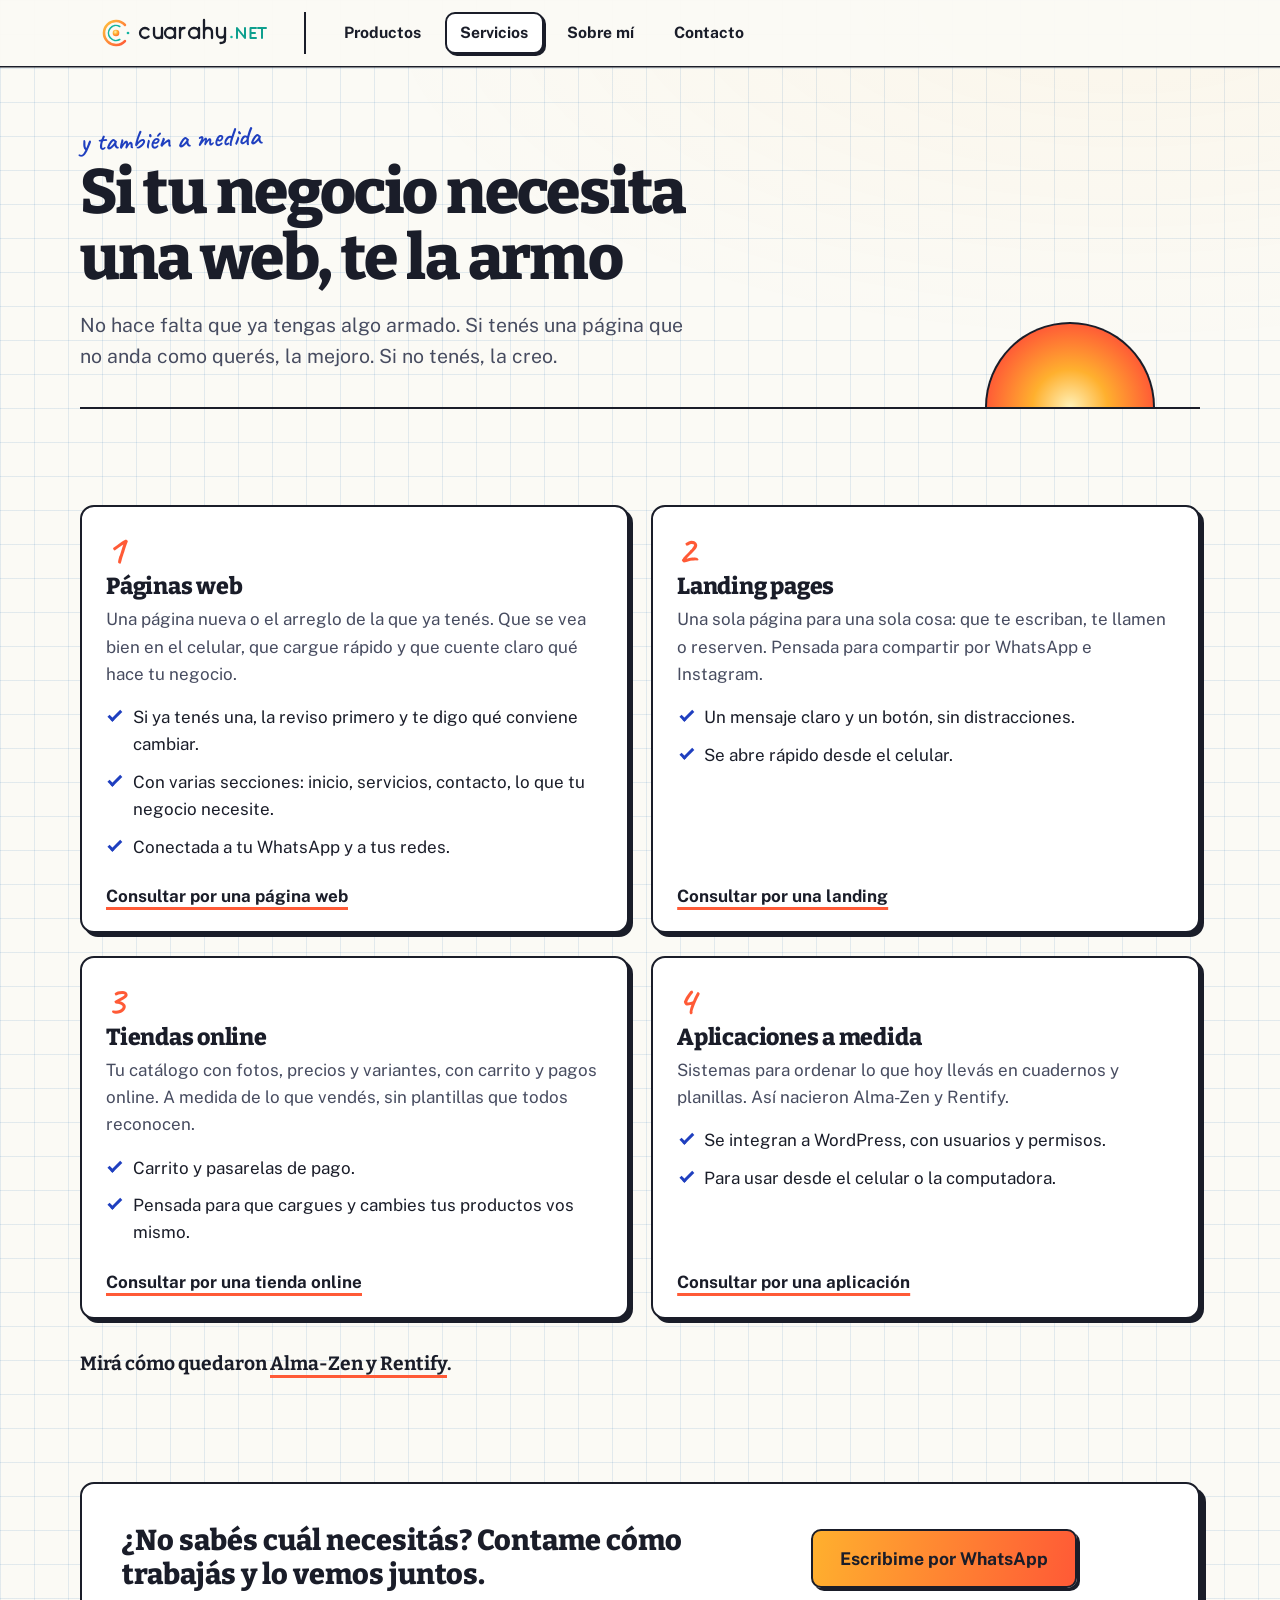
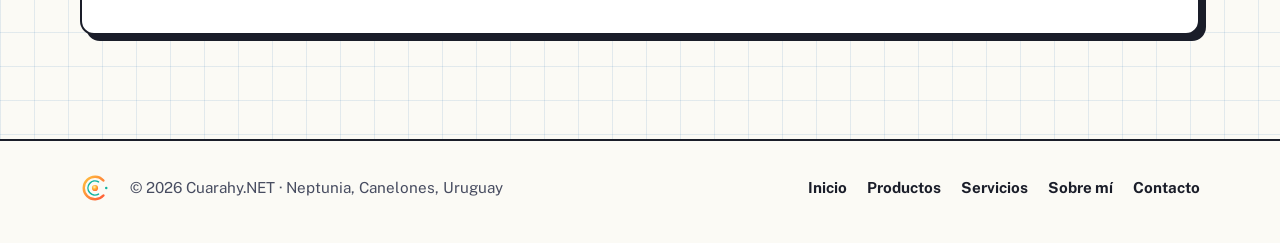
<file: servicios.html>
<!DOCTYPE html>
<html lang="es">

<head>
  <meta charset="UTF-8">
  <meta name="viewport" content="width=device-width, initial-scale=1">
  <title>Páginas web, landing pages, tiendas online y apps a medida | Cuarahy.NET</title>
  <meta name="description" content="Páginas web nuevas o mejoradas, landing pages, tiendas online y aplicaciones a medida para negocios de Uruguay.">
  <meta name="theme-color" content="#FBFAF5">
  <link rel="canonical" href="https://cuarahy.net/servicios.html">
  <meta property="og:site_name" content="Cuarahy.NET">
  <meta property="og:url" content="https://cuarahy.net/servicios.html">
  <meta property="og:image" content="https://cuarahy.net/img/og.png">
  <meta property="og:image:width" content="1200">
  <meta property="og:image:height" content="630">
  <meta property="og:image:alt" content="Cuarahy.NET: software para negocios que trabajan todos los días">
  <meta name="twitter:card" content="summary_large_image">
  <meta property="og:type" content="website">
  <meta property="og:title" content="Páginas web, landing pages, tiendas online y apps a medida | Cuarahy.NET">
  <meta property="og:description" content="Páginas web nuevas o mejoradas, landing pages, tiendas online y aplicaciones a medida para negocios de Uruguay.">
  <meta property="og:locale" content="es_UY">
  <link rel="icon" href="/favicon.ico" sizes="32x32">
  <link rel="icon" href="img/favicon.svg" type="image/svg+xml">
  <link rel="preload" href="fonts/bitter-latin-800-normal.woff2" as="font" type="font/woff2" crossorigin>
  <link rel="preload" href="fonts/public-sans-latin-400-normal.woff2" as="font" type="font/woff2" crossorigin>
  <script>document.documentElement.classList.add('js')</script>
  <link rel="stylesheet" href="css/style.css">
</head>

<body>
  <a class="saltar" href="#contenido">Saltar al contenido</a>

  <header class="cab scrolled" id="cab">
    <div class="cab-in">
      <a class="cab-logo" href="/" aria-label="Cuarahy.NET, ir al inicio">
        <svg viewBox="0 0 336 64" width="168" height="32" role="img" aria-label="Cuarahy.NET">
          <defs>
            <linearGradient id="lg-sol" x1="0" y1="0" x2="1" y2="1"><stop offset="0" stop-color="#FFC23D"/><stop offset="1" stop-color="#FF5A36"/></linearGradient>
            <radialGradient id="lg-nucleo" cx=".4" cy=".35" r=".75"><stop offset="0" stop-color="#FFF1B8"/><stop offset=".45" stop-color="#FFB02E"/><stop offset="1" stop-color="#FF5A36"/></radialGradient>
          </defs>
          <path d="M49.83 15.94A24 24 0 1 0 49.83 48.06" fill="none" stroke="url(#lg-sol)" stroke-width="5.2" stroke-linecap="round"/>
          <path class="lg-aro2" d="M39.5 19.01A15 15 0 1 0 39.5 44.99" fill="none" stroke-width="3.2" stroke-linecap="round"/>
          <circle cx="32" cy="32" r="6.6" fill="url(#lg-nucleo)"/>
          <circle class="lg-punto" cx="56" cy="32" r="2.7"/>
          <g transform="translate(76 -2)" fill="none" stroke="currentColor" stroke-width="4.6" stroke-linecap="round" stroke-linejoin="round">
            <path d="M21.07 26.93A10 10 0 1 0 21.07 41.07"/>
            <path d="M32 24V36A8 8 0 0 0 48 36M48 24V44"/>
            <path d="M54 34A10 10 0 1 0 74 34A10 10 0 1 0 54 34M74 24V44"/>
            <path d="M84 24V44M84 33C84 27 87 24 93 24"/>
            <path d="M102 34A10 10 0 1 0 122 34A10 10 0 1 0 102 34M122 24V44"/>
            <path d="M132 8V44M132 33C132 27 135 24 140 24C145 24 148 27 148 33V44"/>
            <path d="M158 24V35A8 8 0 0 0 174 35V24M174 35V47C174 52 171 54 165 54"/>
          </g>
          <g transform="translate(76 -2)">
            <circle class="lg-punto" cx="187" cy="42" r="2.5"/>
            <g class="lg-net" fill="none" stroke-width="4" stroke-linecap="round" stroke-linejoin="round">
              <path d="M198 44V24L214 44V24"/>
              <path d="M236 24H225V44H236M225 34H234"/>
              <path d="M240 24H256M248 24V44"/>
            </g>
          </g>
        </svg>
      </a>
      <nav id="menu" aria-label="Principal"><a href="productos.html">Productos</a><a href="servicios.html" aria-current="page">Servicios</a><a href="sobre.html">Sobre mí</a><a href="contacto.html">Contacto</a></nav>
      <button class="menu-btn" type="button" aria-expanded="false" aria-controls="menu" aria-label="Abrir el menú"><span></span><span></span><span></span></button>
    </div>
  </header>

  <main id="contenido">
    <section class="pagina-cab">
      <div class="pagina-cab-in">
        <span class="nota-mano">y también a medida</span>
        <h1>Si tu negocio necesita una web, te la armo</h1>
        <p class="lede">No hace falta que ya tengas algo armado. Si tenés una página que no anda como querés, la mejoro. Si no tenés, la creo.</p>
      </div>
    </section>

    <section class="seccion">
      <div class="seccion-in">
        <ol class="servicios servicios-pag">
          <li class="servicio" id="web"><span class="num" aria-hidden="true">1</span><h3>Páginas web</h3><p>Una página nueva o el arreglo de la que ya tenés. Que se vea bien en el celular, que cargue rápido y que cuente claro qué hace tu negocio.</p><ul class="puntos"><li>Si ya tenés una, la reviso primero y te digo qué conviene cambiar.</li><li>Con varias secciones: inicio, servicios, contacto, lo que tu negocio necesite.</li><li>Conectada a tu WhatsApp y a tus redes.</li></ul><a class="enlace" href="https://wa.me/59896239919?text=Hola%2C%20quiero%20consultar%20por%20una%20p%C3%A1gina%20web%20%28nueva%20o%20para%20mejorar%20la%20que%20tengo%29." target="_blank" rel="noopener">Consultar por una página web</a></li>
          <li class="servicio" id="landing"><span class="num" aria-hidden="true">2</span><h3>Landing pages</h3><p>Una sola página para una sola cosa: que te escriban, te llamen o reserven. Pensada para compartir por WhatsApp e Instagram.</p><ul class="puntos"><li>Un mensaje claro y un botón, sin distracciones.</li><li>Se abre rápido desde el celular.</li></ul><a class="enlace" href="https://wa.me/59896239919?text=Hola%2C%20quiero%20consultar%20por%20una%20landing%20page." target="_blank" rel="noopener">Consultar por una landing</a></li>
          <li class="servicio" id="tienda"><span class="num" aria-hidden="true">3</span><h3>Tiendas online</h3><p>Tu catálogo con fotos, precios y variantes, con carrito y pagos online. A medida de lo que vendés, sin plantillas que todos reconocen.</p><ul class="puntos"><li>Carrito y pasarelas de pago.</li><li>Pensada para que cargues y cambies tus productos vos mismo.</li></ul><a class="enlace" href="https://wa.me/59896239919?text=Hola%2C%20quiero%20consultar%20por%20una%20tienda%20online." target="_blank" rel="noopener">Consultar por una tienda online</a></li>
          <li class="servicio" id="app"><span class="num" aria-hidden="true">4</span><h3>Aplicaciones a medida</h3><p>Sistemas para ordenar lo que hoy llevás en cuadernos y planillas. Así nacieron Alma-Zen y Rentify.</p><ul class="puntos"><li>Se integran a WordPress, con usuarios y permisos.</li><li>Para usar desde el celular o la computadora.</li></ul><a class="enlace" href="https://wa.me/59896239919?text=Hola%2C%20quiero%20consultar%20por%20una%20aplicaci%C3%B3n%20a%20medida%20para%20mi%20negocio." target="_blank" rel="noopener">Consultar por una aplicación</a></li>
        </ol>
        <p class="cierre-mano">Mirá cómo quedaron <a class="enlace" href="productos.html">Alma-Zen y Rentify</a>.</p>
      </div>
    </section>

    <section class="seccion llamado-sec">
      <div class="seccion-in">
        <div class="llamado">
          <p>¿No sabés cuál necesitás? Contame cómo trabajás y lo vemos juntos.</p>
          <a class="sello sello-grande" href="https://wa.me/59896239919?text=Hola%2C%20vi%20la%20web%20de%20Cuarahy.NET%20y%20no%20s%C3%A9%20bien%20qu%C3%A9%20necesita%20mi%20negocio.%20%C2%BFPodemos%20hablar%3F" target="_blank" rel="noopener">Escribime por WhatsApp</a>
        </div>
      </div>
    </section>

  </main>

  <footer class="pie">
    <div class="pie-in">
      <img src="img/logo-mark.svg" alt="" width="30" height="30">
      <p>© 2026 Cuarahy.NET · Neptunia, Canelones, Uruguay</p>
      <nav aria-label="Pie de página"><a href="/">Inicio</a><a href="productos.html">Productos</a><a href="servicios.html">Servicios</a><a href="sobre.html">Sobre mí</a><a href="contacto.html">Contacto</a></nav>
    </div>
  </footer>

  <a class="fab" href="https://wa.me/59896239919?text=Hola%2C%20vi%20la%20web%20de%20Cuarahy.NET%20y%20quiero%20consultar%20por%20una%20p%C3%A1gina%20web%20o%20un%20sistema%20para%20mi%20negocio." target="_blank" rel="noopener" aria-label="Escribime por WhatsApp">
    <svg viewBox="0 0 24 24" width="28" height="28" fill="none" stroke="currentColor" stroke-width="2" stroke-linecap="round" stroke-linejoin="round" aria-hidden="true"><path d="M21 11.5a8.5 8.5 0 0 1-12.6 7.4L3 20.5l1.7-5A8.5 8.5 0 1 1 21 11.5z"/><path d="M9 8.5c.3 3 2.6 5.3 5.5 6 .6.1 1.3-.5 1.5-1.1l-1.7-1-1 .6c-.9-.4-1.6-1.1-2-2l.6-1-1-1.7c-.6.2-1.2.8-1.1 1.4z"/></svg>
  </a>

  <script src="js/main.js" defer></script>
</body>

</html>
</file>
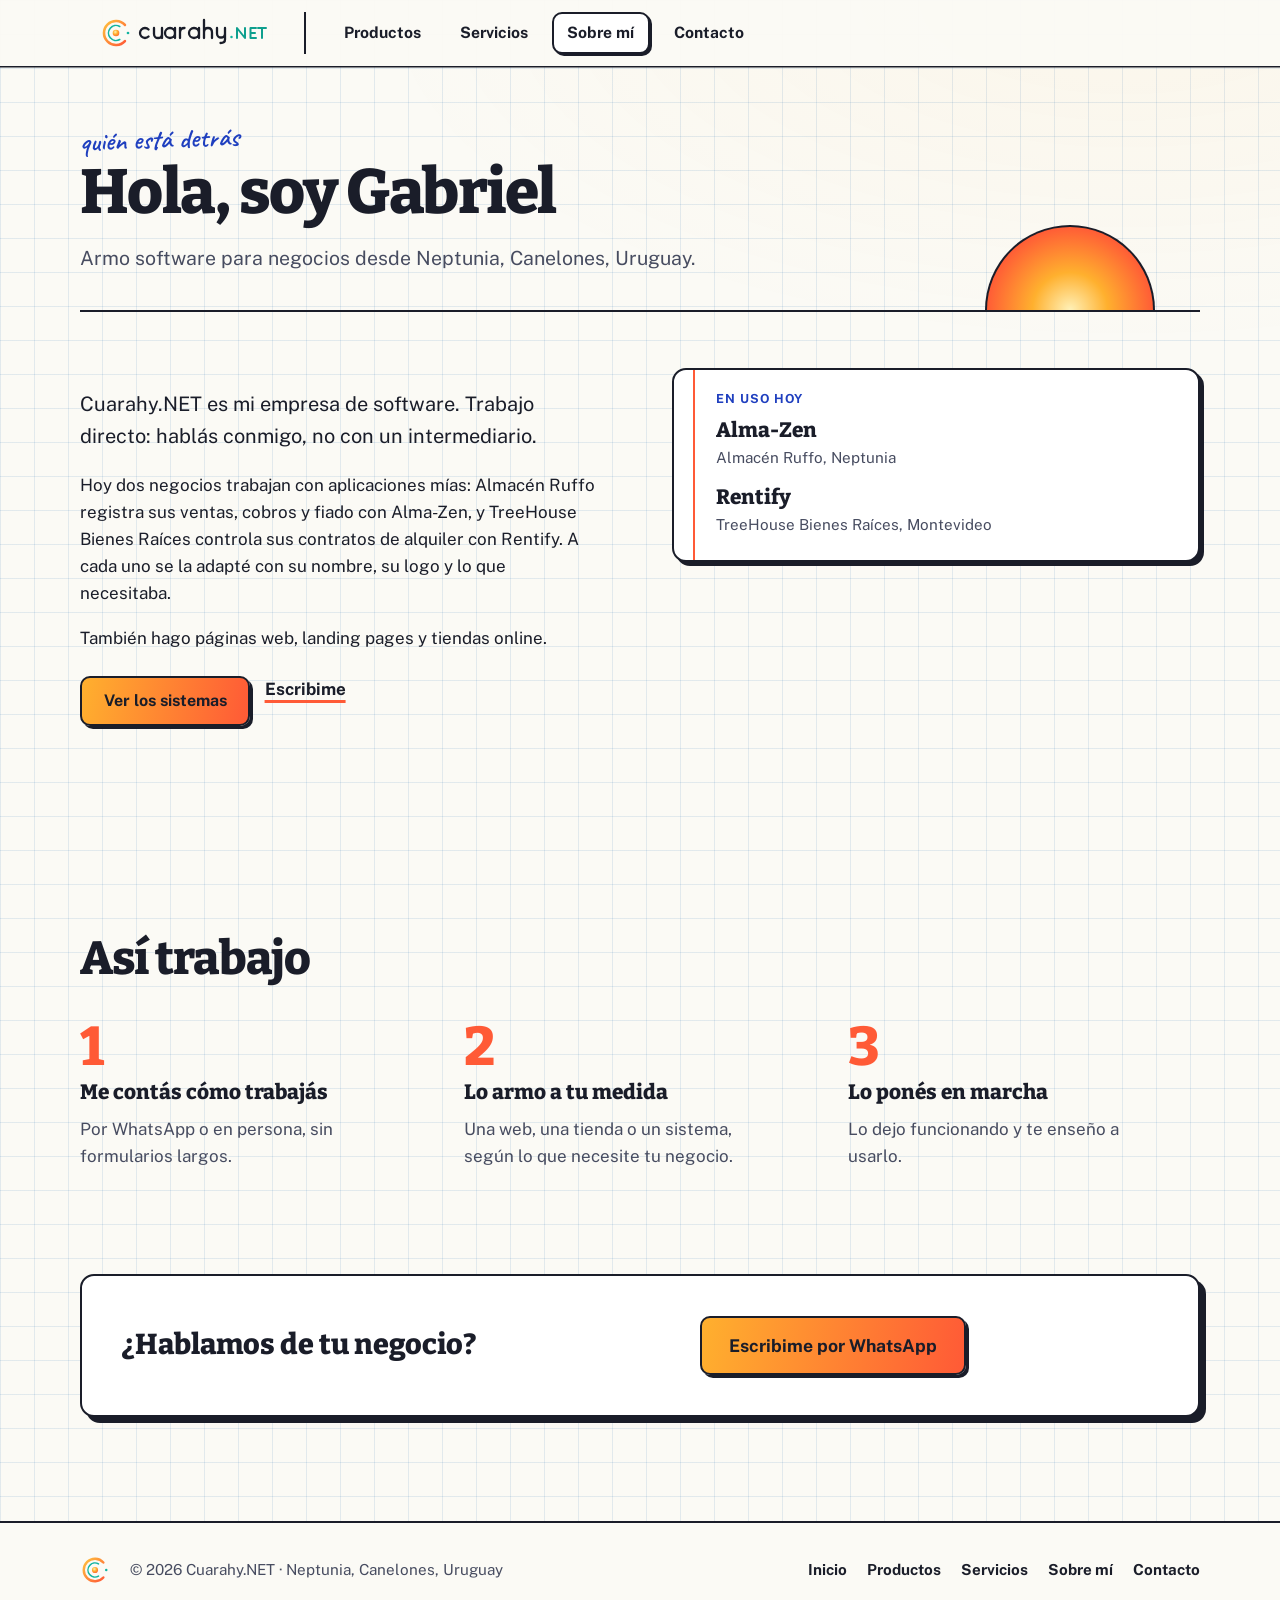
<file: sobre.html>
<!DOCTYPE html>
<html lang="es">

<head>
  <meta charset="UTF-8">
  <meta name="viewport" content="width=device-width, initial-scale=1">
  <title>Sobre Cuarahy.NET | Gabriel Solari, desarrollo web en Neptunia</title>
  <meta name="description" content="Cuarahy.NET es la empresa de software de Gabriel Solari, de Neptunia, Canelones. Trabajo directo, sin intermediarios.">
  <meta name="theme-color" content="#FBFAF5">
  <link rel="canonical" href="https://cuarahy.net/sobre.html">
  <meta property="og:site_name" content="Cuarahy.NET">
  <meta property="og:url" content="https://cuarahy.net/sobre.html">
  <meta property="og:image" content="https://cuarahy.net/img/og.png">
  <meta property="og:image:width" content="1200">
  <meta property="og:image:height" content="630">
  <meta property="og:image:alt" content="Cuarahy.NET: software para negocios que trabajan todos los días">
  <meta name="twitter:card" content="summary_large_image">
  <meta property="og:type" content="website">
  <meta property="og:title" content="Sobre Cuarahy.NET | Gabriel Solari, desarrollo web en Neptunia">
  <meta property="og:description" content="Cuarahy.NET es la empresa de software de Gabriel Solari, de Neptunia, Canelones. Trabajo directo, sin intermediarios.">
  <meta property="og:locale" content="es_UY">
  <link rel="icon" href="/favicon.ico" sizes="32x32">
  <link rel="icon" href="img/favicon.svg" type="image/svg+xml">
  <link rel="preload" href="fonts/bitter-latin-800-normal.woff2" as="font" type="font/woff2" crossorigin>
  <link rel="preload" href="fonts/public-sans-latin-400-normal.woff2" as="font" type="font/woff2" crossorigin>
  <script>document.documentElement.classList.add('js')</script>
  <link rel="stylesheet" href="css/style.css">
</head>

<body>
  <a class="saltar" href="#contenido">Saltar al contenido</a>

  <header class="cab scrolled" id="cab">
    <div class="cab-in">
      <a class="cab-logo" href="/" aria-label="Cuarahy.NET, ir al inicio">
        <svg viewBox="0 0 336 64" width="168" height="32" role="img" aria-label="Cuarahy.NET">
          <defs>
            <linearGradient id="lg-sol" x1="0" y1="0" x2="1" y2="1"><stop offset="0" stop-color="#FFC23D"/><stop offset="1" stop-color="#FF5A36"/></linearGradient>
            <radialGradient id="lg-nucleo" cx=".4" cy=".35" r=".75"><stop offset="0" stop-color="#FFF1B8"/><stop offset=".45" stop-color="#FFB02E"/><stop offset="1" stop-color="#FF5A36"/></radialGradient>
          </defs>
          <path d="M49.83 15.94A24 24 0 1 0 49.83 48.06" fill="none" stroke="url(#lg-sol)" stroke-width="5.2" stroke-linecap="round"/>
          <path class="lg-aro2" d="M39.5 19.01A15 15 0 1 0 39.5 44.99" fill="none" stroke-width="3.2" stroke-linecap="round"/>
          <circle cx="32" cy="32" r="6.6" fill="url(#lg-nucleo)"/>
          <circle class="lg-punto" cx="56" cy="32" r="2.7"/>
          <g transform="translate(76 -2)" fill="none" stroke="currentColor" stroke-width="4.6" stroke-linecap="round" stroke-linejoin="round">
            <path d="M21.07 26.93A10 10 0 1 0 21.07 41.07"/>
            <path d="M32 24V36A8 8 0 0 0 48 36M48 24V44"/>
            <path d="M54 34A10 10 0 1 0 74 34A10 10 0 1 0 54 34M74 24V44"/>
            <path d="M84 24V44M84 33C84 27 87 24 93 24"/>
            <path d="M102 34A10 10 0 1 0 122 34A10 10 0 1 0 102 34M122 24V44"/>
            <path d="M132 8V44M132 33C132 27 135 24 140 24C145 24 148 27 148 33V44"/>
            <path d="M158 24V35A8 8 0 0 0 174 35V24M174 35V47C174 52 171 54 165 54"/>
          </g>
          <g transform="translate(76 -2)">
            <circle class="lg-punto" cx="187" cy="42" r="2.5"/>
            <g class="lg-net" fill="none" stroke-width="4" stroke-linecap="round" stroke-linejoin="round">
              <path d="M198 44V24L214 44V24"/>
              <path d="M236 24H225V44H236M225 34H234"/>
              <path d="M240 24H256M248 24V44"/>
            </g>
          </g>
        </svg>
      </a>
      <nav id="menu" aria-label="Principal"><a href="productos.html">Productos</a><a href="servicios.html">Servicios</a><a href="sobre.html" aria-current="page">Sobre mí</a><a href="contacto.html">Contacto</a></nav>
      <button class="menu-btn" type="button" aria-expanded="false" aria-controls="menu" aria-label="Abrir el menú"><span></span><span></span><span></span></button>
    </div>
  </header>

  <main id="contenido">
    <section class="pagina-cab">
      <div class="pagina-cab-in">
        <span class="nota-mano">quién está detrás</span>
        <h1>Hola, soy Gabriel</h1>
        <p class="lede">Armo software para negocios desde Neptunia, Canelones, Uruguay.</p>
      </div>
    </section>

    <section class="seccion">
      <div class="seccion-in dos-col dos-col-top">
        <div class="texto">
          <p>Cuarahy.NET es mi empresa de software. Trabajo directo: hablás conmigo, no con un intermediario.</p>
          <p>Hoy dos negocios trabajan con aplicaciones mías: Almacén Ruffo registra sus ventas, cobros y fiado con Alma-Zen, y TreeHouse Bienes Raíces controla sus contratos de alquiler con Rentify. A cada uno se la adapté con su nombre, su logo y lo que necesitaba.</p>
          <p>También hago páginas web, landing pages y tiendas online.</p>
          <div class="acciones">
            <a class="sello" href="productos.html">Ver los sistemas</a>
            <a class="enlace" href="contacto.html">Escribime</a>
          </div>
        </div>
        <aside class="ficha" aria-label="En uso hoy">
          <p class="ficha-t">En uso hoy</p>
          <ul>
            <li><strong>Alma-Zen</strong><span>Almacén Ruffo, Neptunia</span></li>
            <li><strong>Rentify</strong><span>TreeHouse Bienes Raíces, Montevideo</span></li>
          </ul>
        </aside>
      </div>
    </section>

    <section class="seccion" id="como">
      <div class="seccion-in">
        <h2>Así trabajo</h2>
        <ol class="pasos">
          <li><h3>Me contás cómo trabajás</h3><p>Por WhatsApp o en persona, sin formularios largos.</p></li>
          <li><h3>Lo armo a tu medida</h3><p>Una web, una tienda o un sistema, según lo que necesite tu negocio.</p></li>
          <li><h3>Lo ponés en marcha</h3><p>Lo dejo funcionando y te enseño a usarlo.</p></li>
        </ol>
      </div>
    </section>

    <section class="seccion llamado-sec">
      <div class="seccion-in">
        <div class="llamado">
          <p>¿Hablamos de tu negocio?</p>
          <a class="sello sello-grande" href="https://wa.me/59896239919?text=Hola%2C%20vi%20la%20web%20de%20Cuarahy.NET%20y%20quiero%20consultar%20por%20una%20p%C3%A1gina%20web%20o%20un%20sistema%20para%20mi%20negocio." target="_blank" rel="noopener">Escribime por WhatsApp</a>
        </div>
      </div>
    </section>

  </main>

  <footer class="pie">
    <div class="pie-in">
      <img src="img/logo-mark.svg" alt="" width="30" height="30">
      <p>© 2026 Cuarahy.NET · Neptunia, Canelones, Uruguay</p>
      <nav aria-label="Pie de página"><a href="/">Inicio</a><a href="productos.html">Productos</a><a href="servicios.html">Servicios</a><a href="sobre.html">Sobre mí</a><a href="contacto.html">Contacto</a></nav>
    </div>
  </footer>

  <a class="fab" href="https://wa.me/59896239919?text=Hola%2C%20vi%20la%20web%20de%20Cuarahy.NET%20y%20quiero%20consultar%20por%20una%20p%C3%A1gina%20web%20o%20un%20sistema%20para%20mi%20negocio." target="_blank" rel="noopener" aria-label="Escribime por WhatsApp">
    <svg viewBox="0 0 24 24" width="28" height="28" fill="none" stroke="currentColor" stroke-width="2" stroke-linecap="round" stroke-linejoin="round" aria-hidden="true"><path d="M21 11.5a8.5 8.5 0 0 1-12.6 7.4L3 20.5l1.7-5A8.5 8.5 0 1 1 21 11.5z"/><path d="M9 8.5c.3 3 2.6 5.3 5.5 6 .6.1 1.3-.5 1.5-1.1l-1.7-1-1 .6c-.9-.4-1.6-1.1-2-2l.6-1-1-1.7c-.6.2-1.2.8-1.1 1.4z"/></svg>
  </a>

  <script src="js/main.js" defer></script>
</body>

</html>
</file>
<file: css/style.css>
/* Cuarahy.NET · hoja de estilos
   Concepto: «amanecer en Neptunia, cuaderno en mano».
   La página abre de noche, con el sol saliendo sobre el mar. Al bajar, el mar termina en una ola
   y empieza la hoja de cuaderno (la arena), con cuadrícula, birome y margen rojo.
   Todo en CSS y SVG: sin librerías, sin imágenes pesadas. */

/* ---------- Fuentes (propias, sin pedir nada a Google) ---------- */

@font-face { font-family: 'Bitter'; font-weight: 700; font-style: normal; font-display: swap; src: url(../fonts/bitter-latin-700-normal.woff2) format('woff2'); }
@font-face { font-family: 'Bitter'; font-weight: 800; font-style: normal; font-display: swap; src: url(../fonts/bitter-latin-800-normal.woff2) format('woff2'); }
@font-face { font-family: 'Caveat'; font-weight: 600; font-style: normal; font-display: swap; src: url(../fonts/caveat-latin-600-normal.woff2) format('woff2'); }
@font-face { font-family: 'Public Sans'; font-weight: 400; font-style: normal; font-display: swap; src: url(../fonts/public-sans-latin-400-normal.woff2) format('woff2'); }
@font-face { font-family: 'Public Sans'; font-weight: 700; font-style: normal; font-display: swap; src: url(../fonts/public-sans-latin-700-normal.woff2) format('woff2'); }

/* ---------- Variables ---------- */

:root {
  /* papel */
  --papel: #FBFAF5;
  --blanco: #FFFFFF;
  --grilla: rgba(70, 130, 190, .14);
  --grilla-hoja: rgba(70, 130, 190, .22);
  --tinta: #1A1D29;
  --suave: #474C60;
  --birome: #1F3FBF;
  /* amanecer */
  --noche: #090A24;
  --noche-2: #14154D;
  --luz: #F4F1FF;
  --luz-suave: #CFCBF3;
  --sol: #FFB02E;
  --coral: #FF5A36;
  --turquesa: #4DE3D0;
  --mar-1: #0E6470;
  --mar-2: #083D49;
  --verde: #0F5132;
  --verde-fondo: #E4F5EA;
  --ancho: 1120px;
  --titulo: 'Bitter', Georgia, 'Times New Roman', serif;
  --mano: 'Caveat', 'Segoe Print', 'Bradley Hand', cursive;
  --texto: 'Public Sans', 'Segoe UI', system-ui, -apple-system, sans-serif;
  --amanecer: 0;   /* lo mueve main.js con el scroll: 0 arriba, 1 abajo */
}

*, *::before, *::after { box-sizing: border-box; }

html { scroll-behavior: smooth; scroll-padding-top: 4.75rem; }

body {
  margin: 0;
  background-color: var(--papel);
  background-image:
    linear-gradient(var(--grilla) 1px, transparent 1px),
    linear-gradient(90deg, var(--grilla) 1px, transparent 1px);
  background-size: 34px 34px;
  color: var(--tinta);
  font: 400 1.0625rem/1.6 var(--texto);
  -webkit-font-smoothing: antialiased;
  overflow-x: hidden;
}

img, svg { max-width: 100%; }

/* Resplandor de mañana sobre el papel: crece con el scroll (solo cambia de opacidad, barato para el celular) */
body::after {
  content: "";
  position: fixed;
  inset: 0;
  z-index: -1;
  pointer-events: none;
  background: radial-gradient(85% 55% at 88% 0%, rgba(255, 176, 46, .34), rgba(255, 176, 46, 0) 70%);
  opacity: calc(.15 + var(--amanecer) * .85);
}

:focus-visible { outline: 3px solid var(--birome); outline-offset: 3px; border-radius: 4px; }

.saltar {
  position: absolute;
  left: 1rem;
  top: -4rem;
  z-index: 100;
  padding: .6rem 1rem;
  background: var(--tinta);
  color: var(--blanco);
  border-radius: 8px;
  text-decoration: none;
}
.saltar:focus { top: 1rem; }

/* ---------- Botones (como un sello de almacén) ---------- */

.sello {
  display: inline-flex;
  align-items: center;
  justify-content: center;
  gap: .55rem;
  padding: .85rem 1.35rem;
  border: 2px solid var(--tinta);
  border-radius: 10px;
  background: linear-gradient(100deg, var(--sol), var(--coral));
  color: var(--tinta);
  font: 700 1rem/1.2 var(--texto);
  text-decoration: none;
  box-shadow: 3px 3px 0 var(--tinta);
  transition: transform .15s, box-shadow .15s;
}
.sello:hover { transform: translate(-1px, -1px); box-shadow: 5px 5px 0 var(--tinta); }
.sello:active { transform: translate(2px, 2px); box-shadow: 1px 1px 0 var(--tinta); }
.sello-borde { background: var(--blanco); }
.sello-chico { padding: .5rem 1rem; font-size: .95rem; box-shadow: 2px 2px 0 var(--tinta); }
.sello-grande { padding: 1.05rem 1.7rem; font-size: 1.1rem; }

.enlace {
  color: var(--tinta);
  font-weight: 700;
  text-decoration: underline;
  text-decoration-color: var(--coral);
  text-decoration-thickness: 3px;
  text-underline-offset: .28em;
}
.enlace:hover { text-decoration-color: var(--tinta); }

/* ---------- Cabecera (clara sobre el papel, oscura sobre la noche) ---------- */

.cab { position: fixed; inset: 0 0 auto 0; z-index: 50; color: var(--tinta); transition: background .25s, box-shadow .25s; }
.cab.sobre-noche { color: var(--luz); }
.cab.scrolled { background: rgba(251, 250, 245, .95); box-shadow: 0 1.5px 0 var(--tinta); }

.cab-in {
  max-width: var(--ancho);
  margin: 0 auto;
  padding: .75rem 1.25rem;
  display: flex;
  align-items: center;
  gap: 1rem;
}
.cab-logo { display: block; line-height: 0; color: var(--tinta); }
.cab-logo svg { display: block; height: 32px; width: auto; }
.lg-aro2 { stroke: #12B3A0; }
.lg-punto { fill: #12B3A0; }
.lg-net { stroke: #0E9F8E; }

.cab nav { display: flex; gap: 1.75rem; margin-left: auto; }
.cab nav a { color: var(--tinta); font-weight: 700; text-decoration: none; font-size: .98rem; }
.cab nav a:hover { text-decoration: underline; text-decoration-color: var(--coral); text-decoration-thickness: 3px; text-underline-offset: .3em; }

.cab nav a[aria-current="page"] { text-decoration: underline; text-decoration-color: var(--coral); text-decoration-thickness: 3px; text-underline-offset: .3em; }
.menu-btn { display: none; width: 44px; height: 44px; padding: 0; border: 0; background: none; color: inherit; cursor: pointer; place-content: center; gap: 5px; }
.menu-btn span { display: block; width: 24px; height: 3px; border-radius: 2px; background: currentColor; transition: transform .2s, opacity .2s; }
.cab.menu-abierto .menu-btn span:nth-child(1) { transform: translateY(8px) rotate(45deg); }
.cab.menu-abierto .menu-btn span:nth-child(2) { opacity: 0; }
.cab.menu-abierto .menu-btn span:nth-child(3) { transform: translateY(-8px) rotate(-45deg); }
.cab.sobre-noche.bajo { background: rgba(9, 10, 36, .9); box-shadow: 0 1px 0 rgba(244, 241, 255, .18); -webkit-backdrop-filter: blur(6px); backdrop-filter: blur(6px); }
.cab.sobre-noche .cab-logo, .cab.sobre-noche nav a { color: var(--luz); }
.cab.sobre-noche .lg-aro2, .cab.sobre-noche .lg-net { stroke: var(--turquesa); }
.cab.sobre-noche .lg-punto { fill: var(--turquesa); }
.cab.sobre-noche :focus-visible { outline-color: #FFF1B8; }

/* ---------- Portada: amanecer sobre el mar ---------- */

.hero {
  --mar: clamp(170px, 26svh, 240px);
  --arena: clamp(56px, 7svh, 72px);
  --sol-d: min(46vw, 560px);
  position: relative;
  isolation: isolate;
  min-height: min(100svh, 900px);
  display: grid;
  align-items: center;
  padding: 6.5rem 1.25rem calc(var(--mar) + 2.5rem);
  overflow: hidden;
  background: var(--noche);
  color: var(--luz);
}

.cielo {
  position: absolute;
  inset: 0 0 calc(var(--mar) - 1px) 0;
  z-index: -4;
  background: linear-gradient(180deg, #090A24 0%, #14154D 46%, #2A1A66 70%, #7A2F6A 88%, #D4603E 100%);
}
.estrellas {
  position: absolute;
  inset: 0 0 calc(var(--mar) + 22%) 0;
  z-index: -3;
  opacity: .85;
  background-image:
    radial-gradient(1.5px 1.5px at 8% 14%, #fff 50%, transparent 51%),
    radial-gradient(1px 1px at 17% 33%, #fff 50%, transparent 51%),
    radial-gradient(2px 2px at 26% 9%, #FFF1B8 50%, transparent 51%),
    radial-gradient(1px 1px at 34% 25%, #fff 50%, transparent 51%),
    radial-gradient(1.5px 1.5px at 43% 12%, #fff 50%, transparent 51%),
    radial-gradient(1px 1px at 52% 31%, #fff 50%, transparent 51%),
    radial-gradient(2px 2px at 61% 8%, #fff 50%, transparent 51%),
    radial-gradient(1px 1px at 69% 23%, #fff 50%, transparent 51%),
    radial-gradient(1.5px 1.5px at 78% 13%, #FFF1B8 50%, transparent 51%),
    radial-gradient(1px 1px at 86% 29%, #fff 50%, transparent 51%),
    radial-gradient(1.5px 1.5px at 93% 10%, #fff 50%, transparent 51%),
    radial-gradient(1px 1px at 12% 46%, #fff 50%, transparent 51%),
    radial-gradient(1px 1px at 57% 47%, #fff 50%, transparent 51%),
    radial-gradient(1px 1px at 90% 50%, #fff 50%, transparent 51%);
}
.alba {
  position: absolute;
  inset: 0;
  z-index: -3;
  background: radial-gradient(70% 55% at 76% 100%, rgba(255, 150, 70, .5), rgba(255, 150, 70, 0) 70%);
}
.sol-hero {
  position: absolute;
  z-index: -2;
  right: 6%;
  bottom: calc(var(--mar) - var(--sol-d) * .1);
  width: var(--sol-d);
  aspect-ratio: 1;
  border-radius: 50%;
  background: radial-gradient(circle at 40% 38%, #FFF1B8 0, #FFB02E 26%, #FF5A36 58%, rgba(255, 90, 54, 0) 71%);
  filter: drop-shadow(0 0 60px rgba(255, 120, 60, .35));
}

/* El mar: tapa la parte de abajo del sol y le deja un reflejo */
.mar {
  position: absolute;
  left: 0;
  right: 0;
  bottom: 0;
  height: var(--mar);
  z-index: -1;
  background: linear-gradient(180deg, var(--mar-1), var(--mar-2));
}
.mar::before {
  content: "";
  position: absolute;
  top: 0;
  bottom: 0;
  right: calc(6% + var(--sol-d) * .05);
  width: calc(var(--sol-d) * .9);
  background: radial-gradient(ellipse 50% 100% at 50% 0, rgba(255, 176, 46, .75), rgba(255, 90, 54, .28) 55%, transparent 78%);
  -webkit-mask-image: repeating-linear-gradient(180deg, #000 0 3px, transparent 3px 8px);
  mask-image: repeating-linear-gradient(180deg, #000 0 3px, transparent 3px 8px);
}
.mar::after {
  content: "";
  position: absolute;
  left: 0;
  right: 0;
  top: 0;
  height: 2px;
  background: linear-gradient(90deg, transparent, rgba(255, 205, 130, .9) 72%, transparent);
}
/* La arena: la playa donde termina el mar y empieza el papel */
.arena {
  position: absolute;
  left: 0;
  right: 0;
  bottom: -1px;
  height: var(--arena);
  z-index: 0;
  background:
    radial-gradient(1.6px 1.6px at 14% 42%, #BFA56A 50%, transparent 51%),
    radial-gradient(1.2px 1.2px at 33% 68%, #C9B07A 50%, transparent 51%),
    radial-gradient(1.6px 1.6px at 52% 30%, #BFA56A 50%, transparent 51%),
    radial-gradient(1.2px 1.2px at 71% 62%, #C9B07A 50%, transparent 51%),
    radial-gradient(1.6px 1.6px at 88% 38%, #BFA56A 50%, transparent 51%),
    linear-gradient(180deg, #D8C089 0, #E6D29F 45%, #EAD7A6 100%);
  background-size: 170px 100%, 170px 100%, 170px 100%, 170px 100%, 170px 100%, 100% 100%;
}
.espuma { position: absolute; left: 0; top: -30px; width: 100%; height: 32px; }
.espuma-1 { fill: rgba(255, 255, 255, .6); }
.espuma-2 { fill: #D8C089; }
.orilla { position: absolute; left: 0; bottom: -1px; width: 100%; height: 24px; }
.orilla path { fill: var(--papel); }

.hero-in { position: relative; z-index: 1; width: 100%; max-width: var(--ancho); margin: 0 auto; }

.hero h1 {
  margin: 0 0 1.25rem;
  max-width: 14ch;
  font: 800 clamp(2.5rem, 6.6vw, 4.9rem)/1.03 var(--titulo);
  letter-spacing: -.025em;
  color: var(--luz);
  text-wrap: balance;
}
.todos {
  font-style: normal;
  text-decoration: underline wavy var(--sol);
  text-decoration-thickness: 3px;
  text-underline-offset: .13em;
  text-decoration-skip-ink: none;
}

.lede { margin: 0 0 1.75rem; max-width: 46ch; font-size: clamp(1.05rem, 2vw, 1.22rem); color: var(--suave); }
.hero .lede { color: var(--luz-suave); }
.acciones { display: flex; flex-wrap: wrap; gap: .9rem; }

.hero .sello { border-color: #FFF1B8; box-shadow: 3px 3px 0 #FFF1B8; }
.hero .sello:hover { box-shadow: 5px 5px 0 #FFF1B8; }
.hero .sello:active { box-shadow: 1px 1px 0 #FFF1B8; }
.hero .sello-borde { background: rgba(255, 255, 255, .06); color: var(--luz); box-shadow: none; }
.hero .sello-borde:hover { background: rgba(255, 255, 255, .14); box-shadow: none; }
.hero :focus-visible { outline-color: #FFF1B8; }

.chips { list-style: none; margin: 1.75rem 0 0; padding: 0; display: flex; flex-wrap: wrap; gap: .5rem; }
.chips a {
  display: inline-block;
  padding: .3rem .8rem;
  border: 1.5px solid rgba(244, 241, 255, .55);
  border-radius: 999px;
  background: rgba(255, 255, 255, .07);
  color: var(--luz);
  font-size: .9rem;
  font-weight: 700;
  text-decoration: none;
}
.chips a:hover { background: var(--luz); color: var(--noche); }

/* Entrada de la portada: sale el sol, se aclara el cielo, aparece el texto */
@media (prefers-reduced-motion: no-preference) {
  @keyframes sale { from { opacity: 0; transform: translateY(34%); } to { opacity: 1; transform: none; } }
  @keyframes entra { from { opacity: 0; transform: translateY(18px); } to { opacity: 1; transform: none; } }
  @keyframes aclara { from { opacity: 0; } to { opacity: 1; } }
  @keyframes apaga { from { opacity: .9; } to { opacity: .3; } }

  .sol-hero { animation: sale 2.6s cubic-bezier(.2, .7, .2, 1) both .1s; }
  .alba { animation: aclara 3.4s ease-out both .2s; }
  .estrellas { animation: apaga 5s ease-out both .3s; }
  .hero h1, .hero .lede, .hero .acciones, .hero .chips { animation: entra .8s cubic-bezier(.2, .7, .2, 1) both; }
  .hero h1 { animation-delay: .2s; }
  .hero .lede { animation-delay: .4s; }
  .hero .acciones { animation-delay: .55s; }
  .hero .chips { animation-delay: .7s; }
}

/* ---------- Secciones ---------- */

.seccion { padding: clamp(3.5rem, 9vw, 6.5rem) 1.25rem; }
.seccion-in { max-width: var(--ancho); margin: 0 auto; }

h2 {
  margin: 0 0 1rem;
  max-width: 22ch;
  font: 800 clamp(1.8rem, 4.4vw, 2.9rem)/1.08 var(--titulo);
  letter-spacing: -.02em;
  text-wrap: balance;
}
h3 { font-family: var(--titulo); }
.intro { margin: 0; max-width: 60ch; color: var(--suave); }

.nota-mano {
  display: block;
  margin: 0 0 .15rem;
  font: 600 1.7rem/1.1 var(--mano);
  color: var(--birome);
  rotate: -2deg;
  transform-origin: left center;
}

.marca-cuaderno {
  font-style: normal;
  text-decoration: underline wavy var(--coral);
  text-decoration-thickness: 3px;
  text-underline-offset: .13em;
  text-decoration-skip-ink: none;
}
.marca-celular {
  font-style: normal;
  padding: 0 .1em;
  background: linear-gradient(transparent 56%, rgba(255, 176, 46, .75) 56%, rgba(255, 176, 46, .75) 93%, transparent 93%);
}

/* ---------- Del cuaderno al celular ---------- */

.dos-col {
  display: grid;
  grid-template-columns: minmax(0, 1fr) minmax(0, 1fr);
  gap: clamp(2rem, 5vw, 4rem);
  align-items: center;
}
.cuaderno h2 { max-width: 11ch; font-size: clamp(2.4rem, 6vw, 4.2rem); line-height: 1.04; }
.sub { text-wrap: balance; margin: .5rem 0 1rem; font: 700 clamp(1.25rem, 3vw, 1.7rem)/1.2 var(--titulo); }
.cuaderno .texto > p:not(.sub) { max-width: 46ch; color: var(--suave); }
.cuaderno .acciones { margin-top: 1.5rem; }

/* ---------- Escena: cuaderno → celular ---------- */

.stage { margin: 0; width: min(100%, 520px); justify-self: center; }
.stage-in { position: relative; width: 100%; aspect-ratio: 1 / .96; container-type: inline-size; }
.stage figcaption { margin-top: .6rem; text-align: center; font-size: .85rem; color: var(--suave); }

.hoja {
  position: absolute;
  left: 0;
  top: 8cqw;
  z-index: 2;
  width: 61cqw;
  height: 77cqw;
  padding: 9.5cqw 4.5cqw 0 12cqw;
  background-color: var(--blanco);
  /* Hoja rayada, como un cuaderno común: solo renglones horizontales.
     Cada renglón es UNA pieza del ancho de la hoja (no muchos cuadraditos repetidos): así, con la hoja inclinada, la línea sale entera y no en trazos */
  background-image: url("data:image/svg+xml,%3Csvg xmlns='http://www.w3.org/2000/svg' viewBox='0 0 100 60' preserveAspectRatio='none'%3E%3Cpath d='M0 30H100' fill='none' stroke='%234682be' stroke-opacity='.5' stroke-width='3'/%3E%3C/svg%3E");
  background-size: 100% 6cqw;
  background-repeat: repeat-y;
  background-position: 0 -.35cqw; /* cada renglón queda justo debajo de lo escrito */
  border: .55cqw solid var(--tinta);
  border-radius: 1.4cqw;
  box-shadow: 1.8cqw 1.8cqw 0 var(--tinta);
  rotate: -3deg;
}
.hoja::before { content: ""; position: absolute; left: 9cqw; top: 0; bottom: 0; width: .45cqw; background: var(--coral); }
.espiral {
  position: absolute;
  top: -1.9cqw;
  left: 3cqw;
  right: 3cqw;
  height: 3.6cqw;
  background: radial-gradient(ellipse at 50% 50%, var(--tinta) 0 .85cqw, transparent .95cqw) 0 0 / 5.6cqw 3.6cqw repeat-x;
}
.hoja-titulo { margin: 0; position: absolute; left: 12cqw; top: 2.6cqw; font: 600 6.4cqw/1 var(--mano); color: var(--birome); }
.renglones { list-style: none; margin: 0; padding: 0; }
.renglones li {
  display: flex;
  justify-content: space-between;
  height: 6cqw;
  line-height: 6cqw;
  font: 600 5cqw/6cqw var(--mano);
  color: var(--birome);
  white-space: nowrap;
}
.renglones i { font-style: normal; display: inline-flex; gap: 1.2cqw; }
.renglones s { text-decoration-color: var(--coral); text-decoration-thickness: .6cqw; opacity: .8; }

.flecha {
  position: absolute;
  left: 41cqw;
  top: -3cqw;
  z-index: 4;
  width: 26cqw;
  height: auto;
  fill: none;
  stroke: var(--coral);
  stroke-width: 2.6;
  stroke-linecap: round;
  stroke-linejoin: round;
}

.cel {
  position: absolute;
  right: 1cqw;
  top: 18cqw;
  z-index: 3;
  width: 35cqw;
  height: 74cqw;
  padding: 6.6cqw 2.2cqw 2cqw;
  background: var(--blanco);
  border: .9cqw solid var(--tinta);
  border-radius: 6cqw;
  box-shadow: 1.8cqw 1.8cqw 0 var(--tinta);
  rotate: 3deg;
  display: flex;
  flex-direction: column;
  gap: 1.8cqw;
  overflow: hidden;
  font-family: var(--texto);
}
.cel::before { content: ""; position: absolute; top: 1.7cqw; left: 50%; translate: -50% 0; width: 10cqw; height: 2.2cqw; border-radius: 99px; background: var(--tinta); }
.cel-buscar {
  display: flex;
  justify-content: space-between;
  align-items: center;
  padding: 1.5cqw 2cqw;
  border: .4cqw solid #CDD1DE;
  border-radius: 2.2cqw;
  background: #F4F5F8;
  font-size: 3.3cqw;
  line-height: 1.2;
}
.cel-buscar svg { width: 3.8cqw; height: 3.8cqw; flex: none; }
.cel-lista { list-style: none; margin: 0; padding: 0; }
.cel-lista li {
  display: grid;
  grid-template-columns: 1fr auto;
  gap: .3cqw 1.5cqw;
  padding: 1.7cqw 0;
  border-bottom: .3cqw solid #E7E9F1;
  font-size: 3cqw;
  line-height: 1.2;
}
.cel-lista small { display: block; color: #6C7186; font-size: 2.6cqw; }
.cel-lista b { align-self: center; }

/* La escena se anima cuando entra en pantalla (main.js le pone .vivo) */
@media (prefers-reduced-motion: no-preference) {
  @keyframes escribe { from { clip-path: inset(-30% 100% -30% 0); } to { clip-path: inset(-30% -8% -30% 0); } } /* margen negativo: la letra a mano se sale un poco de su caja y no se tiene que cortar */
  @keyframes trazo { to { stroke-dashoffset: 0; } }

  .js .stage:not(.vivo) :is(.hoja, .cel, .renglones li, .hoja-titulo) { opacity: 0; }
  .js .stage:not(.vivo) .flecha path { stroke-dasharray: 140; stroke-dashoffset: 140; }

  .stage.vivo .hoja { animation: entra .8s cubic-bezier(.2, .7, .2, 1) both .1s; }
  .stage.vivo .renglones li, .stage.vivo .hoja-titulo { animation: escribe .7s steps(14) both; animation-delay: calc(var(--i, 0) * .32s + .7s); }
  .stage.vivo .cel { animation: entra .9s cubic-bezier(.2, .7, .2, 1) both 1.3s; }
  .stage.vivo .flecha path { stroke-dasharray: 140; stroke-dashoffset: 140; animation: trazo .9s ease-out forwards 2s; }
}

/* ---------- Productos ---------- */

.producto {
  position: relative;
  display: grid;
  grid-template-columns: minmax(0, 1.1fr) minmax(0, .9fr);
  gap: clamp(1.75rem, 4vw, 3.5rem);
  align-items: center;
  margin-top: clamp(2rem, 5vw, 3rem);
  padding: clamp(1.4rem, 3.5vw, 2.5rem) clamp(1.25rem, 3.5vw, 2.5rem) clamp(1.4rem, 3.5vw, 2.5rem) clamp(2.4rem, 6vw, 4.2rem);
  background: var(--blanco);
  border: 2px solid var(--tinta);
  border-radius: 14px;
  box-shadow: 6px 6px 0 var(--tinta);
}
.producto::before {
  content: "";
  position: absolute;
  left: clamp(1.1rem, 3.2vw, 2rem);
  top: 0;
  bottom: 0;
  width: 2px;
  background: var(--coral);
}

.producto-cab { display: flex; align-items: center; flex-wrap: wrap; gap: .75rem 1rem; margin-bottom: 1rem; }
.producto-cab img { display: block; width: auto; height: 76px; }

.estado {
  display: inline-flex;
  align-items: center;
  gap: .5rem;
  padding: .25rem .75rem;
  border: 1.5px solid var(--tinta);
  border-radius: 999px;
  background: var(--verde-fondo);
  color: var(--verde);
  font-size: .85rem;
  font-weight: 700;
}
.estado::before { content: ""; width: 8px; height: 8px; border-radius: 50%; background: #1E9E5A; }

.producto h3 { margin: 0; font-size: clamp(1.8rem, 3.6vw, 2.4rem); font-weight: 800; letter-spacing: -.02em; line-height: 1.1; }
.subtitulo { margin: .3rem 0 1rem; color: var(--birome); font-weight: 700; font-size: 1.08rem; }
.producto-texto > p { max-width: 50ch; }

.puntos { list-style: none; margin: 1.1rem 0 1.4rem; padding: 0; display: grid; gap: .65rem; max-width: 50ch; }
.puntos li { position: relative; padding-left: 1.7rem; }
.puntos li::before {
  content: "";
  position: absolute;
  left: .15rem;
  top: .42em;
  width: .85rem;
  height: .45rem;
  border-left: 3px solid var(--birome);
  border-bottom: 3px solid var(--birome);
  rotate: -45deg;
}

.viene {
  margin: 0 0 1.4rem;
  padding: .75rem 1rem;
  max-width: 50ch;
  border: 2px dashed var(--birome);
  border-radius: 10px;
  background: rgba(31, 63, 191, .045);
  font-size: .98rem;
  line-height: 1.45;
}
.viene b { display: block; margin-bottom: .2rem; font: 700 .78rem/1.2 var(--texto); letter-spacing: .08em; text-transform: uppercase; color: var(--birome); }

/* Logo de un cliente (TreeHouse): más alto porque lleva el nombre debajo */
.producto-cab img.logo-cliente { height: 112px; }
.mini img.logo-cliente { height: 104px; }

/* Estado "en preparación" (punto ámbar en vez de verde) */
.estado-prep { background: #FFF1CC; color: #6B4A00; }
.estado-prep::before { background: var(--sol); }

/* Rentify: logo grande en lugar de la maqueta */
.vista img.rentify-logo { display: block; width: min(260px, 70%); height: auto; }

.vista { margin: 0; padding: .5rem 0 0; display: flex; flex-direction: column; align-items: center; gap: .8rem; }
.vista figcaption { font-size: .85rem; color: var(--suave); text-align: center; }

/* Demo viva de Alma-Zen (modo oscuro, como la app) */
.demo-cel {
  --d-fondo: #18181B;
  --d-sup: #2A2A30;
  --d-borde: #3F3F46;
  --d-linea: #34343B;
  --d-texto: #F4F4F5;
  --d-suave: #A1A1AA;
  --d-azul: #3B82F6;
  width: min(100%, 300px);
  padding: .55rem .95rem 1.4rem;
  position: relative;
  background: var(--d-fondo);
  color: var(--d-texto);
  color-scheme: dark;
  border: 9px solid #0B0B0D;
  border-radius: 44px;
  outline: 2px solid #3A3A42;
  outline-offset: 0;
  box-shadow:
    1px 0 0 #2A2A30, 2px 0 0 #2A2A30, 3px 0 0 #26262B, 4px 0 0 #222227, 5px 0 0 #1E1E22, 6px 0 0 #1A1A1E,
    28px 34px 50px rgba(20, 22, 40, .28), 10px 14px 18px rgba(20, 22, 40, .18);
  font-family: var(--texto);
  transform: perspective(1400px) rotateY(-16deg) rotateX(5deg) rotateZ(1deg);
  transition: transform .5s cubic-bezier(.2, .7, .2, 1);
}
/* Al tocarlo o escribir, queda de frente */
.demo-cel:hover, .demo-cel:focus-within { transform: perspective(1400px) rotateY(-4deg) rotateX(2deg); }
@media (prefers-reduced-motion: reduce) { .demo-cel { transition: none; } }
.demo-botones { position: absolute; left: -13px; top: 96px; width: 4px; height: 92px; border-radius: 3px; background: #2A2A30; box-shadow: 0 -34px 0 -6px #2A2A30; }
.demo-cel::before { content: ""; position: absolute; top: 4px; left: 50%; translate: -50% 0; width: 72px; height: 20px; border-radius: 99px; background: #000; }
.demo-cel::after { content: ""; position: absolute; bottom: 5px; left: 50%; translate: -50% 0; width: 96px; height: 4px; border-radius: 99px; background: #52525B; }
.demo-estado { display: flex; align-items: center; justify-content: space-between; height: 30px; padding: 0 .7rem; font: 700 .78rem/1 var(--texto); }
.demo-bat { position: relative; width: 21px; height: 10px; border: 1.5px solid currentColor; border-radius: 3px; }
.demo-bat::before { content: ""; position: absolute; inset: 1.5px 5px 1.5px 1.5px; border-radius: 1px; background: currentColor; }
.demo-bat::after { content: ""; position: absolute; top: 2px; right: -4px; width: 2px; height: 3px; border-radius: 0 1px 1px 0; background: currentColor; }
.demo-app { display: grid; grid-template-columns: 24px 1fr 24px; align-items: center; padding: .7rem .1rem .8rem; }
.demo-hamb { display: grid; gap: 4px; }
.demo-hamb i { display: block; width: 18px; height: 2px; border-radius: 2px; background: currentColor; }
.demo-nombre { text-align: center; font: 700 1.2rem/1.2 var(--texto); letter-spacing: -.02em; }
.demo-input { display: block; width: 100%; height: 44px; padding: 0 .85rem; border: 1.5px solid var(--d-borde); border-radius: 12px; background: var(--d-sup); color: var(--d-texto); font: 400 1rem var(--texto); outline: 0; }   /* 16px: el iPhone no hace zoom */
.demo-input::placeholder { color: #71717A; }
.demo-input:focus { border-color: var(--d-azul); box-shadow: 0 0 0 3px rgba(59, 130, 246, .25); }
.solo-lectores { position: absolute; width: 1px; height: 1px; overflow: hidden; clip-path: inset(50%); white-space: nowrap; }
.demo-lista { list-style: none; margin: .35rem 0 0; padding: 0; min-height: 10.4rem; }
.demo-lista li { display: flex; align-items: center; justify-content: space-between; gap: .6rem; padding: .55rem 0; border-bottom: 1px solid var(--d-sup); }
.demo-lista li:last-child { border-bottom: 0; }
.demo-lista div { min-width: 0; }
.demo-lista strong { display: block; font-size: .9rem; font-weight: 600; line-height: 1.3; }
.demo-lista small { display: block; color: var(--d-suave); font-size: .8rem; }
.demo-lista .vacio { display: block; border: 0; color: var(--d-suave); font-size: .9rem; }
.demo-agregar { flex: none; padding: .35rem .7rem; border: 1.5px solid var(--d-linea); border-radius: 12px; background: var(--d-fondo); color: var(--d-texto); font: 600 .8rem var(--texto); cursor: pointer; }
.demo-agregar:hover, .demo-agregar:focus-visible { border-color: var(--d-azul); background: var(--d-sup); }
.demo-seccion { margin: .5rem 0 .35rem; font-size: .8rem; font-weight: 600; color: var(--d-suave); }
.demo-venta { height: 5.8rem; overflow-y: auto; overscroll-behavior: contain; }
.demo-msj { margin: 0; padding: .6rem .8rem; border-radius: 12px; background: rgba(139, 92, 246, .16); color: #C4B5FD; font-size: .85rem; text-align: center; }
.demo-linea { display: flex; justify-content: space-between; align-items: center; gap: .5rem; padding: .4rem 0; border-bottom: 1px solid var(--d-sup); font-size: .88rem; line-height: 1.3; }
.demo-linea small { display: block; color: var(--d-suave); font-size: .78rem; }
.demo-linea b { flex: none; font-variant-numeric: tabular-nums; }
.demo-total { display: flex; justify-content: space-between; align-items: baseline; margin: .6rem 0; font-size: 1.2rem; font-weight: 700; font-variant-numeric: tabular-nums; }
.demo-aviso { margin: 0 0 .5rem; padding: .5rem .7rem; border-radius: 12px; background: rgba(34, 197, 94, .14); color: #86EFAC; font-size: .85rem; text-align: center; }
.demo-aviso:empty { display: none; }
.demo-cobrar { display: block; width: 100%; padding: .8rem; border: 1.5px solid var(--d-azul); border-radius: 12px; background: var(--d-azul); color: #fff; font: 700 1rem var(--texto); cursor: pointer; }
.demo-cobrar:disabled { opacity: .45; cursor: default; }

/* Productos: gancho, tres datos y caso real */
.gancho { margin: 0 0 .6rem; max-width: 46ch; font: 700 1.15rem/1.4 var(--titulo); color: var(--tinta); }
.datos { display: grid; gap: .45rem; margin: 1.1rem 0 1.25rem; padding: .85rem 1rem; max-width: 50ch; border-left: 3px solid var(--birome); background: rgba(31, 63, 191, .045); border-radius: 0 10px 10px 0; }
.datos > div { display: grid; grid-template-columns: 8rem 1fr; gap: .6rem; align-items: baseline; }
.datos dt { font: 700 .72rem/1.25 var(--texto); letter-spacing: .08em; text-transform: uppercase; color: var(--birome); }
.datos dd { margin: 0; font-size: .95rem; line-height: 1.4; }
.producto-lado { display: flex; flex-direction: column; align-items: center; gap: 1.5rem; }
.caso { width: min(100%, 340px); padding: 1rem 1.1rem 1.1rem; background: var(--papel); border: 2px solid var(--tinta); border-radius: 12px; box-shadow: 4px 4px 0 var(--tinta); text-align: center; }
.caso img { display: block; width: auto; height: 64px; margin: 0 auto .7rem; }
.caso img.caso-th { height: 84px; }
.caso-t { margin: 0 0 .35rem; font: 800 1.02rem/1.3 var(--titulo); }
.caso p:last-child { margin: 0; font-size: .92rem; line-height: 1.45; color: var(--suave); }

/* Maqueta de contratos (Rentify) */
.contratos {
  width: min(100%, 420px);
  padding: 1rem 1.1rem 1.2rem;
  background: var(--blanco);
  border: 3px solid var(--tinta);
  border-radius: 16px;
  box-shadow: 6px 6px 0 var(--tinta);
}
.contratos-titulo { margin: 0 0 .75rem; font: 800 1.15rem var(--titulo); }
.contratos ul { list-style: none; margin: 0; padding: 0; display: grid; gap: .55rem; }
.contratos li { display: flex; justify-content: space-between; align-items: center; gap: .75rem; padding: .65rem .8rem; border-radius: 8px; border-left: 6px solid; }
.contratos strong { display: block; font-size: .95rem; }
.contratos small { color: #3E4357; font-size: .82rem; }
.contratos .lejos { background: #E7F6EC; border-color: #2E9E5B; }
.contratos .cerca { background: #FFF1CC; border-color: #E0A100; }
.contratos .vencido { background: #FDE3DD; border-color: #D9452B; }
.contratos em { font-style: normal; font-size: .78rem; font-weight: 700; white-space: nowrap; padding: .2rem .55rem; border-radius: 999px; background: rgba(255, 255, 255, .85); border: 1.5px solid var(--tinta); }

/* ---------- Servicios ---------- */

.servicios { display: grid; grid-template-columns: repeat(2, minmax(0, 1fr)); gap: 1.4rem; margin: clamp(1.75rem, 4vw, 2.5rem) 0 0; padding: 0; list-style: none; }
.servicio {
  position: relative;
  padding: 1.4rem 1.4rem 1.3rem 1.5rem;
  background: var(--blanco);
  border: 2px solid var(--tinta);
  border-radius: 14px;
  box-shadow: 4px 4px 0 var(--tinta);
  display: flex;
  flex-direction: column;
}
.servicio .num { font: 600 2.6rem/1 var(--mano); color: var(--coral); }
.servicio h3 { margin: .15rem 0 .4rem; font-size: 1.45rem; font-weight: 800; letter-spacing: -.01em; line-height: 1.15; }
.servicio p { margin: 0 0 1rem; color: var(--suave); }
.servicio .enlace { margin-top: auto; align-self: flex-start; }

.cierre-servicios {
  margin-top: 2rem;
  display: flex;
  flex-wrap: wrap;
  align-items: center;
  gap: 1rem 1.5rem;
}
.cierre-servicios p { margin: 0; max-width: 46ch; font: 600 1.7rem/1.15 var(--mano); color: var(--birome); }

/* ---------- Cómo trabajamos ---------- */

.pasos { list-style: none; counter-reset: paso; margin: 2.25rem 0 0; padding: 0; display: grid; grid-template-columns: repeat(3, minmax(0, 1fr)); gap: 2rem; }
.pasos li { counter-increment: paso; }
.pasos li::before { content: counter(paso); display: block; margin-bottom: .1rem; font: 800 3.4rem/1 var(--titulo); color: var(--coral); }
.pasos h3 { margin: 0 0 .4rem; font-size: 1.3rem; font-weight: 800; }
.pasos p { margin: 0; color: var(--suave); max-width: 32ch; }

/* ---------- Contacto ---------- */

#contacto { padding-bottom: clamp(5rem, 11vw, 8rem); }
.contacto-caja {
  display: grid;
  grid-template-columns: minmax(0, 1.2fr) minmax(0, .8fr);
  gap: clamp(1.5rem, 4vw, 3rem);
  align-items: center;
  padding: clamp(1.5rem, 4vw, 2.75rem);
  background: var(--blanco);
  border: 2px solid var(--tinta);
  border-radius: 14px;
  box-shadow: 6px 6px 0 var(--tinta);
}
.contacto-caja .intro { margin-bottom: 1.5rem; }
.lugar { margin: 1.25rem 0 0; font-size: .95rem; color: var(--suave); }
.redes { list-style: none; margin: 0; padding: 0; display: grid; gap: .65rem; }
.redes a {
  display: flex;
  align-items: center;
  gap: .65rem;
  padding: .65rem 1rem;
  border: 2px solid var(--tinta);
  border-radius: 10px;
  background: var(--papel);
  color: var(--tinta);
  font-weight: 700;
  text-decoration: none;
  transition: background .15s;
}
.redes a:hover { background: var(--sol); }

/* ---------- Cabecera de las páginas interiores: el sol asoma sobre una línea de horizonte ---------- */

.pagina-cab { padding: 8rem 1.25rem 0; }
.pagina-cab-in { position: relative; max-width: var(--ancho); margin: 0 auto; padding-bottom: 2.25rem; border-bottom: 2px solid var(--tinta); }
.pagina-cab-in::after {
  content: "";
  position: absolute;
  right: 4%;
  bottom: 0;
  width: clamp(84px, 16vw, 170px);
  aspect-ratio: 2 / 1;
  border: 2px solid var(--tinta);
  border-bottom: 0;
  border-radius: 999px 999px 0 0;
  background: radial-gradient(circle at 50% 100%, #FFF1B8 0, #FFB02E 32%, #FF5A36 72%);
}
.pagina-cab h1 { margin: 0 0 1rem; max-width: 18ch; font: 800 clamp(2.2rem, 5.6vw, 3.9rem)/1.06 var(--titulo); letter-spacing: -.025em; text-wrap: balance; }
.pagina-cab .lede { margin: 0; max-width: 52ch; }
.pagina-cab + .seccion { padding-top: clamp(2rem, 5vw, 3.5rem); }

.llamado-sec { padding-top: 0; }
.llamado {
  display: flex;
  flex-wrap: wrap;
  align-items: center;
  justify-content: space-between;
  gap: 1.25rem 2rem;
  padding: clamp(1.5rem, 4vw, 2.5rem);
  background: var(--blanco);
  border: 2px solid var(--tinta);
  border-radius: 14px;
  box-shadow: 6px 6px 0 var(--tinta);
}
.llamado .sello { margin-inline: auto; }
.llamado p { margin: 0; max-width: 32ch; font: 800 clamp(1.35rem, 2.6vw, 1.8rem)/1.2 var(--titulo); color: var(--tinta); }

/* ---------- Resumen de productos (inicio) ---------- */

.minis { display: grid; grid-template-columns: repeat(2, minmax(0, 1fr)); gap: 1.4rem; margin-top: clamp(1.75rem, 4vw, 2.5rem); }
.mini {
  display: flex;
  flex-direction: column;
  align-items: flex-start;
  gap: .7rem;
  padding: 1.4rem;
  background: var(--blanco);
  border: 2px solid var(--tinta);
  border-radius: 14px;
  box-shadow: 4px 4px 0 var(--tinta);
}
.mini img { display: block; height: 64px; width: auto; }
.mini h3 { margin: 0; font-size: 1.6rem; font-weight: 800; letter-spacing: -.01em; }
.mini p { margin: 0; color: var(--suave); }
.mini .enlace { margin-top: auto; padding-top: .3rem; }

/* ---------- Servicios (página) ---------- */

.servicios-pag .servicio:target { background: #FFF8E6; }
.servicios-pag .puntos { margin-top: 0; }
.cierre-mano { margin: 2rem 0 0; font: 700 1.2rem/1.4 var(--titulo); color: var(--tinta); }

/* ---------- Sobre ---------- */

.dos-col-top { align-items: start; }
.dos-col .texto > p { max-width: 52ch; }
.dos-col-top .texto > p:first-child { font-size: 1.25rem; }
.dos-col-top .acciones { margin-top: 1.5rem; }
.ficha { position: relative; padding: 1.4rem 1.5rem 1.4rem 2.6rem; background: var(--blanco); border: 2px solid var(--tinta); border-radius: 14px; box-shadow: 4px 4px 0 var(--tinta); }
.ficha::before { content: ""; position: absolute; left: 1.2rem; top: 0; bottom: 0; width: 2px; background: var(--coral); }
.ficha-t { margin: 0 0 .75rem; font: 700 .78rem/1.2 var(--texto); letter-spacing: .08em; text-transform: uppercase; color: var(--birome); }
.ficha ul { list-style: none; margin: 0; padding: 0; display: grid; gap: .9rem; }
.ficha strong { display: block; font: 800 1.3rem/1.2 var(--titulo); }
.ficha span { color: var(--suave); font-size: .95rem; }

/* ---------- Contacto (página) ---------- */

.motivos { list-style: none; margin: 0 0 clamp(2rem, 5vw, 3rem); padding: 0; display: grid; grid-template-columns: repeat(auto-fill, minmax(250px, 1fr)); gap: 1rem; }
.motivo {
  display: flex;
  flex-direction: column;
  gap: .15rem;
  height: 100%;
  padding: 1.1rem 1.25rem;
  background: var(--blanco);
  border: 2px solid var(--tinta);
  border-radius: 12px;
  box-shadow: 3px 3px 0 var(--tinta);
  color: var(--tinta);
  text-decoration: none;
  transition: transform .15s, box-shadow .15s, background .15s;
}
.motivo strong { font: 800 1.2rem/1.2 var(--titulo); }
.motivo span { color: var(--suave); font-size: .95rem; }
.motivo:hover { background: var(--sol); transform: translate(-1px, -1px); box-shadow: 5px 5px 0 var(--tinta); }
.motivo:hover span { color: var(--tinta); }
.contacto-pag { margin-top: 0; }

/* ---------- Pie ---------- */

.pie { padding: 2rem 1.25rem 2.5rem; border-top: 2px solid var(--tinta); background: var(--papel); }
.pie-in { max-width: var(--ancho); margin: 0 auto; display: flex; flex-wrap: wrap; align-items: center; gap: .6rem 1.25rem; color: var(--suave); font-size: .95rem; }
.pie p { margin: 0; }
.pie img { display: block; width: 30px; height: 30px; }
.pie nav { display: flex; flex-wrap: wrap; gap: .4rem 1.25rem; margin-left: auto; }
.pie nav a { color: var(--tinta); font-weight: 700; text-decoration: none; }
.pie nav a:hover { text-decoration: underline; text-decoration-color: var(--coral); text-decoration-thickness: 3px; text-underline-offset: .3em; }

/* ---------- Botón flotante de WhatsApp ---------- */

.fab {
  position: fixed;
  right: 1rem;
  bottom: 1rem;
  z-index: 60;
  width: 58px;
  height: 58px;
  display: grid;
  place-items: center;
  border: 2px solid var(--tinta);
  border-radius: 16px;
  background: linear-gradient(135deg, var(--sol), var(--coral));
  color: var(--tinta);
  box-shadow: 3px 3px 0 var(--tinta);
  opacity: 0;
  pointer-events: none;
  transform: translateY(10px);
  transition: opacity .3s, transform .3s;
}
.fab.visible { opacity: 1; pointer-events: auto; transform: none; }

/* Pantallas anchas: el menú va junto al logo, separado por una raya */
@media (min-width: 721px) {
  .cab nav { margin-left: 1.25rem; padding-left: 1.4rem; gap: .5rem; border-left: 2px solid currentColor; }
  .cab nav a { padding: .4rem .85rem; border: 2px solid transparent; border-radius: 10px; transition: border-color .2s, box-shadow .2s, transform .2s; }
  /* Al pasar el mouse: aparece un borde punteado, como para recortar, y sube un poco (sin subrayado) */
  .cab nav a:hover, .cab nav a:focus-visible { text-decoration: none; border-style: dashed; border-color: currentColor; transform: translateY(-2px); }
  /* Página actual: resaltada como un botón */
  .cab nav a[aria-current="page"] { text-decoration: none; background: var(--blanco); color: var(--tinta); border-color: var(--tinta); box-shadow: 2px 2px 0 var(--tinta); }
  .cab nav a[aria-current="page"]:hover { border-style: solid; transform: none; }
}
@media (min-width: 721px) and (prefers-reduced-motion: reduce) {
  .cab nav a, .cab nav a:hover, .cab nav a:focus-visible { transition: none; transform: none; }
}

/* ---------- Pantallas chicas ---------- */

@media (max-width: 560px) {
  .datos > div { grid-template-columns: 1fr; gap: .05rem; }
}

@media (max-width: 900px) {
  .dos-col { grid-template-columns: minmax(0, 1fr); }
  .stage { width: min(100%, 460px); }
  .producto { grid-template-columns: minmax(0, 1fr); }
  .servicios { grid-template-columns: minmax(0, 1fr); }
  .pasos { grid-template-columns: minmax(0, 1fr); gap: 1.5rem; }
  .minis { grid-template-columns: minmax(0, 1fr); }
  .contacto-caja { grid-template-columns: minmax(0, 1fr); }
}

@media (max-width: 720px) {
  .cab-logo svg { height: 28px; }
  .menu-btn { display: grid; margin-left: auto; margin-right: -.5rem; }
  .cab nav {
    display: none;
    position: absolute;
    left: 0;
    right: 0;
    top: 100%;
    flex-direction: column;
    gap: 0;
    margin: 0;
    padding: .25rem 1.25rem 1rem;
    background: var(--papel);
    border-bottom: 2px solid var(--tinta);
  }
  .cab.menu-abierto nav { display: flex; }
  .cab nav a { padding: .85rem 0; font-size: 1.1rem; border-bottom: 1px solid var(--grilla-hoja); }
  .cab.sobre-noche nav { background: var(--noche); border-bottom-color: rgba(244, 241, 255, .3); }
  .cab.sobre-noche nav a { border-bottom-color: rgba(244, 241, 255, .16); }
  .cab.menu-abierto { background: var(--papel); box-shadow: 0 1.5px 0 var(--tinta); }
  .cab.sobre-noche.menu-abierto { background: var(--noche); box-shadow: none; }
  .pagina-cab { padding-top: 6.5rem; }
  .pagina-cab-in { padding-bottom: 3.6rem; }
  .pie nav { margin-left: 0; width: 100%; }

  /* En el celular el texto va arriba y el sol asoma abajo, sobre el mar */
  .hero {
    --mar: 160px;
    --arena: 60px;
    --sol-d: min(84vw, 340px);
    align-items: start;
    padding: 5.25rem 1.25rem calc(var(--mar) + var(--sol-d) * .6 + 1.25rem);
  }
  .sol-hero { right: 50%; translate: 50% 0; bottom: calc(var(--mar) - var(--sol-d) * .38); }
  .mar::before { right: 50%; translate: 50% 0; }
  .hero h1 { max-width: none; }
  .lede { margin-bottom: 1.25rem; }
  .acciones { gap: .35rem; }
  .acciones .sello { flex: 1 1 100%; }
  /* El segundo botón pasa a ser un enlace, así entra más texto en la primera pantalla */
  .hero .sello-borde {
    padding: .5rem 0;
    border: 0;
    border-radius: 0;
    background: none;
    justify-content: flex-start;
    text-decoration: underline;
    text-decoration-color: var(--sol);
    text-decoration-thickness: 3px;
    text-underline-offset: .28em;
  }
  .hero .sello-borde:hover, .hero .sello-borde:active { transform: none; }
  .chips { margin-top: 1rem; }
  .producto-cab img { height: 64px; }
  .producto-cab img.logo-cliente { height: 92px; }
}

/* ---------- Movimiento reducido ---------- */

@media (prefers-reduced-motion: reduce) {
  html { scroll-behavior: auto; }
  *, *::before, *::after { animation: none !important; transition: none !important; }
}
</file>
